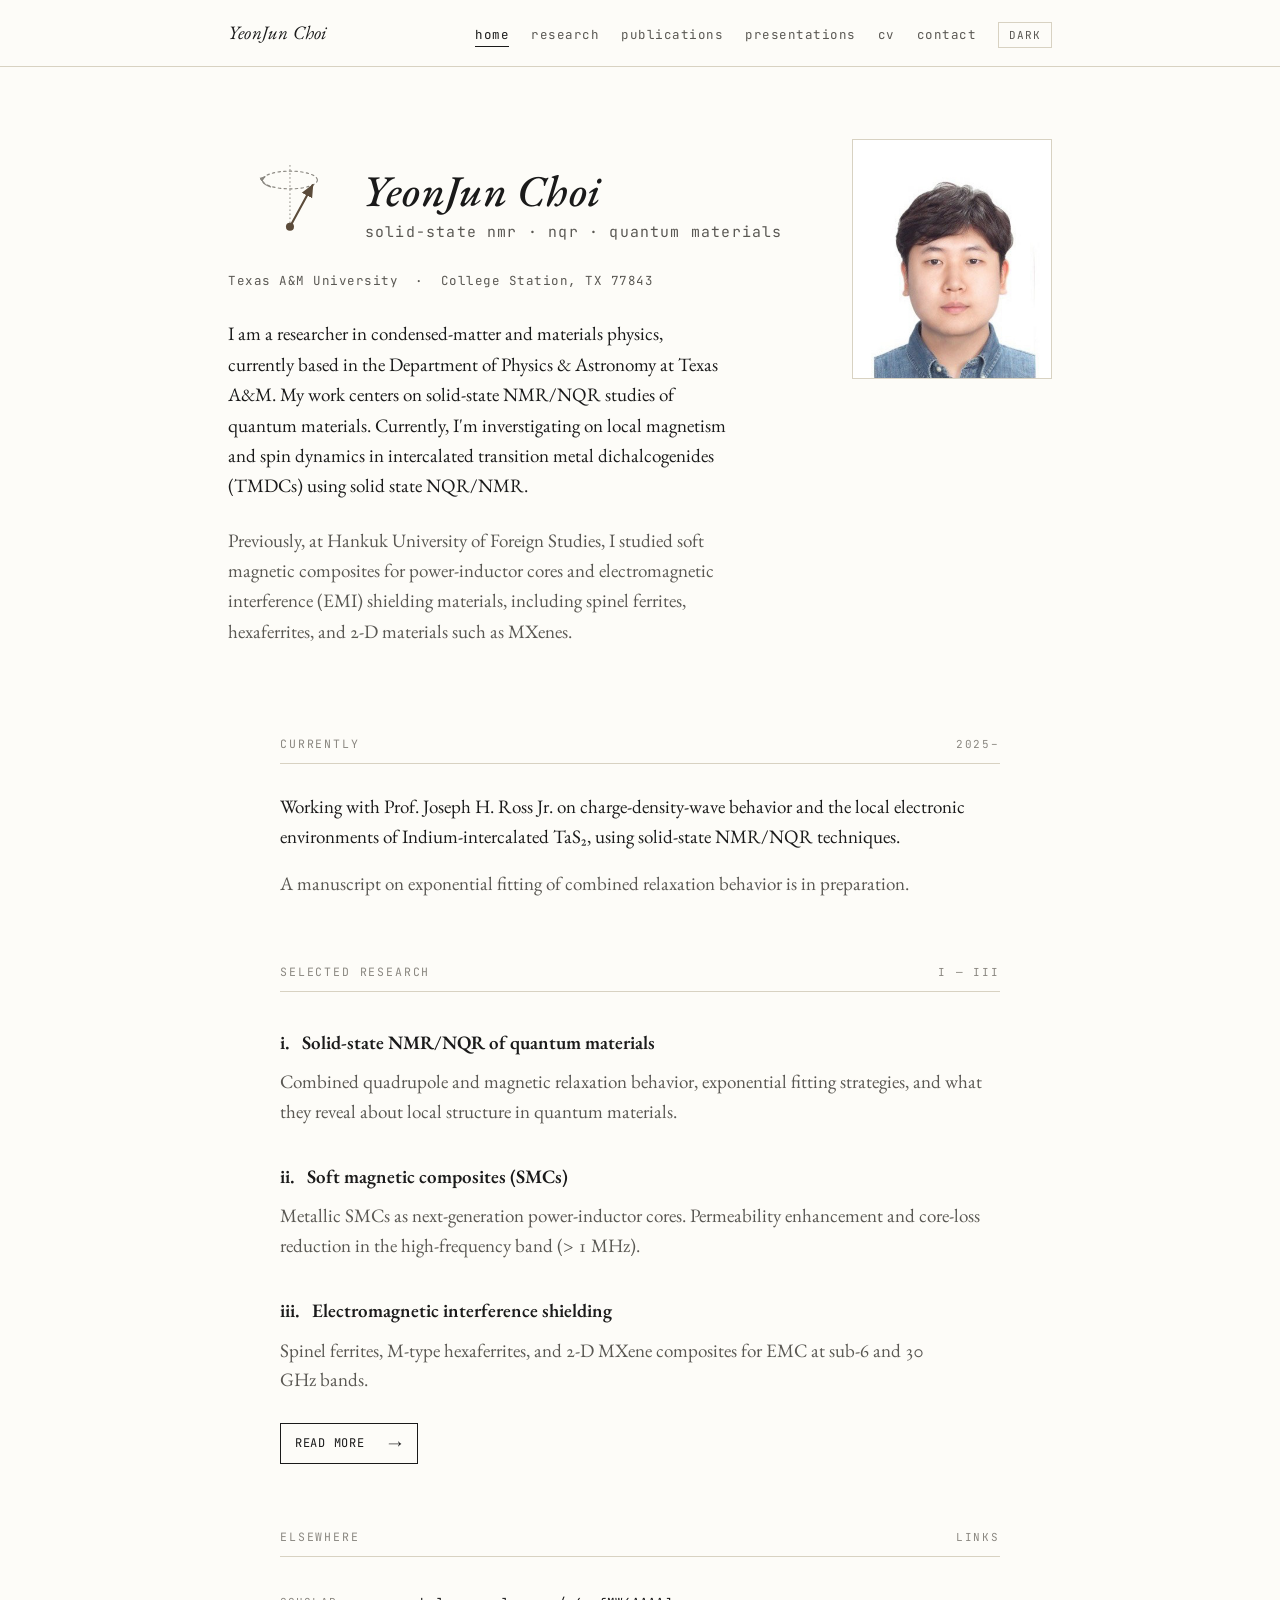
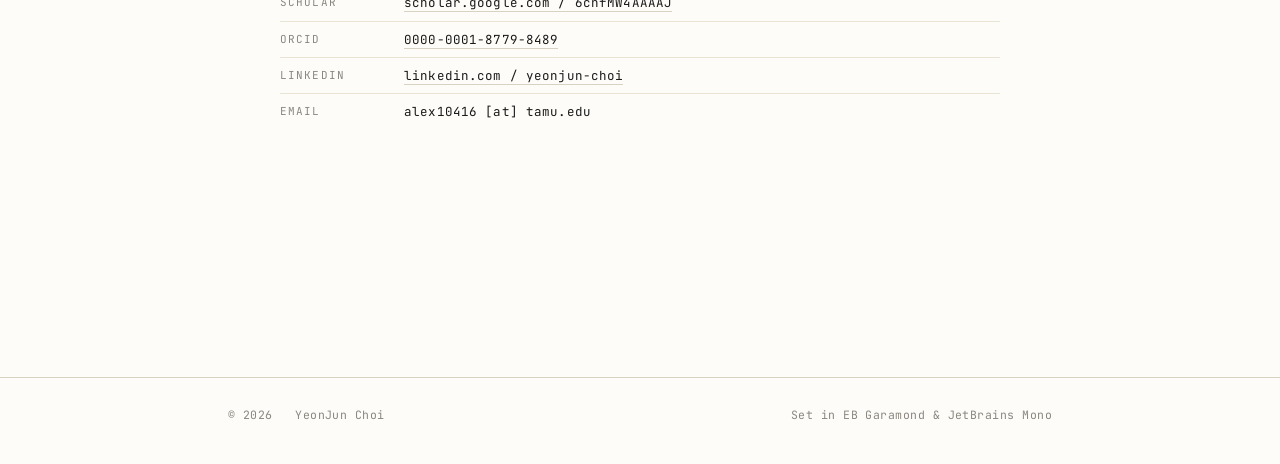
<file: index.html>
<!doctype html>
<html lang="en">
<head>
<meta charset="utf-8">
<meta name="viewport" content="width=device-width, initial-scale=1">
<title>YeonJun Choi</title>
<link rel="preconnect" href="https://fonts.googleapis.com">
<link rel="preconnect" href="https://fonts.gstatic.com" crossorigin>
<link href="https://fonts.googleapis.com/css2?family=EB+Garamond:ital,wght@0,400;0,500;0,600;1,400;1,500&family=JetBrains+Mono:wght@400;500&display=swap" rel="stylesheet">
<link rel="stylesheet" href="site.css">
<script src="site.js"></script>
</head>
<body>

<nav class="nav" data-screen-label="01 Home — Nav">
  <div class="nav__inner">
    <a class="nav__brand" href="index.html">YeonJun Choi</a>
    <div class="nav__links">
      <a class="nav__link" href="index.html">Home</a>
      <a class="nav__link" href="research.html">Research</a>
      <a class="nav__link" href="publications.html">Publications</a>
      <a class="nav__link" href="presentations.html">Presentations</a>
      <a class="nav__link" href="cv.html">CV</a>
      <a class="nav__link" href="contact.html">Contact</a>
      <button class="theme-toggle" aria-label="Toggle theme">Dark</button>
    </div>
  </div>
</nav>

<main class="page" data-screen-label="01 Home">
  <div class="wrap wrap--wide">

    <header class="hero">
      <div>
        <svg class="hero__logo" xmlns="http://www.w3.org/2000/svg" viewBox="0 0 440 96" role="img" aria-label="YeonJun Choi">
          <defs>
            <marker id="tip" viewBox="0 0 10 10" refX="8" refY="5" markerWidth="7" markerHeight="7" orient="auto-start-reverse"><path d="M 0 1 L 9 5 L 0 9 z" fill="var(--accent, #5b4b3a)"></path></marker>
            <marker id="tip-faint" viewBox="0 0 10 10" refX="8" refY="5" markerWidth="6" markerHeight="6" orient="auto-start-reverse"><path d="M 0 1.5 L 9 5 L 0 8.5 z" fill="var(--fg-faint, #8a8780)"></path></marker>
          </defs>
          <g transform="translate(8 8) scale(0.625)">
            <line x1="64" y1="96" x2="64" y2="16" stroke="var(--fg-faint, #8a8780)" stroke-width="1.2" stroke-dasharray="1 4" stroke-linecap="round"></line>
            <ellipse cx="64" cy="38" rx="34" ry="11" fill="none" stroke="var(--fg-faint, #8a8780)" stroke-width="1.4" stroke-dasharray="3 4" stroke-linecap="round"></ellipse>
            <path d="M 40 46.5 A 34 11 0 0 1 33 34" fill="none" stroke="var(--fg-faint, #8a8780)" stroke-width="1.4" stroke-linecap="round" marker-end="url(#tip-faint)"></path>
            <line x1="64" y1="96" x2="92" y2="44.5" stroke="var(--accent, #5b4b3a)" stroke-width="2.6" stroke-linecap="round" marker-end="url(#tip)"></line>
            <circle cx="64" cy="96" r="5" fill="var(--accent, #5b4b3a)"></circle>
          </g>
          <text x="104" y="52" font-family="'EB Garamond', 'Cormorant Garamond', Georgia, 'Times New Roman', serif" font-size="34" font-style="italic" font-weight="500" fill="var(--fg, #1a1a1a)" letter-spacing="0.01em">YeonJun Choi</text>
          <text x="106" y="76" font-family="'JetBrains Mono', ui-monospace, Menlo, Consolas, monospace" font-size="11.5" letter-spacing="0.08em" fill="var(--fg-mute, #5a5853)">solid-state nmr · nqr · quantum materials</text>
        </svg>
        <p class="hero__role">
          Texas A&amp;M University &nbsp;·&nbsp; College Station, TX 77843
        </p>

        <p class="hero__bio">
          I am a researcher in condensed-matter and materials physics, currently
          based in the Department of Physics &amp; Astronomy at Texas A&amp;M.
          My work centers on solid-state NMR/NQR studies of quantum materials.
          Currently, I'm inverstigating on local magnetism and spin dynamics 
          in intercalated transition metal dichalcogenides (TMDCs) using solid state NQR/NMR.
        </p>
        <p class="hero__bio muted">
          Previously, at Hankuk University of Foreign Studies, I studied soft
          magnetic composites for power-inductor cores and electromagnetic
          interference (EMI) shielding materials, including spinel ferrites,
          hexaferrites, and 2-D materials such as MXenes.
        </p>
      </div>

      <div class="hero__portrait">
        <img src="portrait.jpeg" alt="Portrait of YeonJun Choi" style="width: 200px; height: 238px; object-fit: cover">
      </div>
    </header>

    <div class="wrap" style="padding:0">

      <section class="section">
        <div class="section__label">
          <span>Currently</span><span class="num">2025–</span>
        </div>
        <p>
          Working with Prof. Joseph H. Ross Jr. on charge-density-wave behavior
          and the local electronic environments of Indium-intercalated TaS₂,
          using solid-state NMR/NQR techniques.
        </p>
        <p class="muted">
          A manuscript on exponential fitting of combined relaxation behavior
          is in preparation.
        </p>
      </section>

      <section class="section">
        <div class="section__label">
          <span>Selected research</span><span class="num">i — iii</span>
        </div>

        <h3>i. &nbsp; Solid-state NMR/NQR of quantum materials</h3>
        <p class="muted">
          Combined quadrupole and magnetic relaxation behavior, exponential
          fitting strategies, and what they reveal about local structure in
          quantum materials.
        </p>

        <h3>ii. &nbsp; Soft magnetic composites (SMCs)</h3>
        <p class="muted">
          Metallic SMCs as next-generation power-inductor cores. Permeability
          enhancement and core-loss reduction in the high-frequency band
          (&gt; 1 MHz).
        </p>

        <h3>iii. &nbsp; Electromagnetic interference shielding</h3>
        <p class="muted">
          Spinel ferrites, M-type hexaferrites, and 2-D MXene composites for
          EMC at sub-6 and 30 GHz bands.
        </p>

        <p style="margin-top:28px">
          <a class="btn" href="research.html">Read more &nbsp;<span class="arrow">→</span></a>
        </p>
      </section>

      <section class="section">
        <div class="section__label">
          <span>Elsewhere</span><span class="num">links</span>
        </div>
        <ul class="meta">
          <li>
            <span class="meta__key">Scholar</span>
            <span class="meta__val"><a href="https://scholar.google.com/citations?user=6cnfMW4AAAAJ&amp;hl=en&amp;authuser=1">scholar.google.com / 6cnfMW4AAAAJ</a></span>
          </li>
          <li>
            <span class="meta__key">ORCID</span>
            <span class="meta__val"><a href="https://orcid.org/0000-0001-8779-8489">0000-0001-8779-8489</a></span>
          </li>
          <li>
            <span class="meta__key">LinkedIn</span>
            <span class="meta__val"><a href="https://www.linkedin.com/in/yeonjun-choi/">linkedin.com / yeonjun-choi</a></span>
          </li>
          <li>
            <span class="meta__key">Email</span>
            <span class="meta__val">alex10416 [at] tamu.edu</span>
          </li>
        </ul>
      </section>

    </div>
  </div>
</main>

<footer class="foot">
  <div class="foot__inner">
    <span>© <span id="year"></span> &nbsp; YeonJun Choi</span>
    <span>Set in EB Garamond &amp; JetBrains Mono</span>
  </div>
</footer>
<script>document.getElementById("year").textContent=new Date().getFullYear();</script>

</body>
</html>
</file>
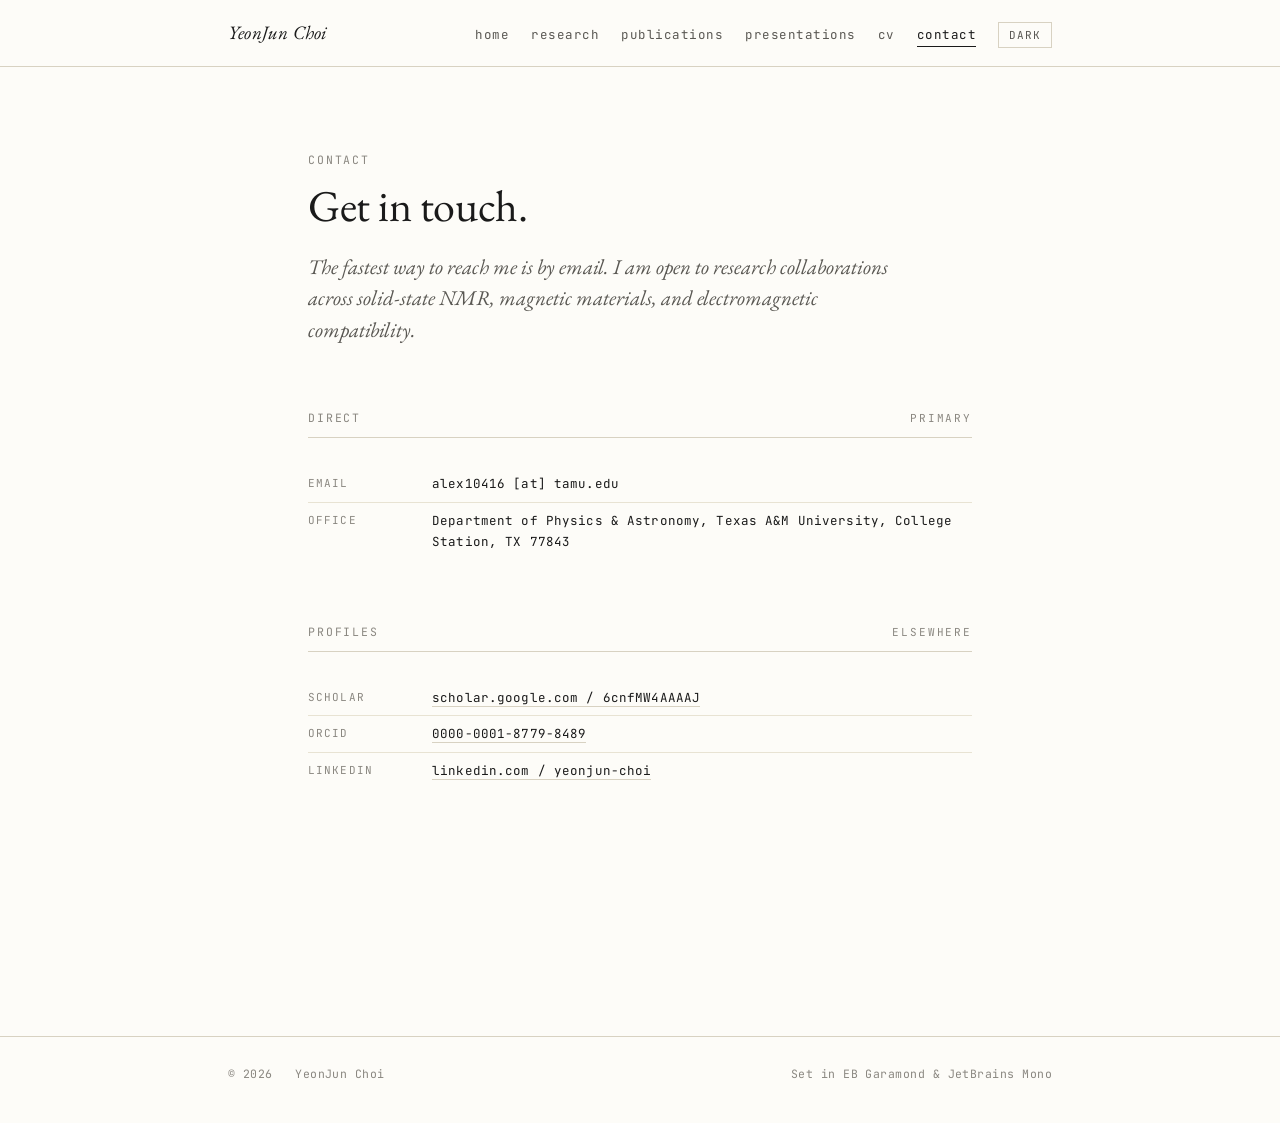
<file: contact.html>
<!doctype html>
<html lang="en">
<head>
<meta charset="utf-8">
<meta name="viewport" content="width=device-width, initial-scale=1">
<title>Contact — YeonJun Choi</title>
<link rel="preconnect" href="https://fonts.googleapis.com">
<link rel="preconnect" href="https://fonts.gstatic.com" crossorigin>
<link href="https://fonts.googleapis.com/css2?family=EB+Garamond:ital,wght@0,400;0,500;0,600;1,400;1,500&family=JetBrains+Mono:wght@400;500&display=swap" rel="stylesheet">
<link rel="stylesheet" href="site.css">
<script src="site.js"></script>
</head>
<body>

<nav class="nav">
  <div class="nav__inner">
    <a class="nav__brand" href="index.html">YeonJun Choi</a>
    <div class="nav__links">
      <a class="nav__link" href="index.html">Home</a>
      <a class="nav__link" href="research.html">Research</a>
      <a class="nav__link" href="publications.html">Publications</a>
      <a class="nav__link" href="presentations.html">Presentations</a>
      <a class="nav__link" href="cv.html">CV</a>
      <a class="nav__link" href="contact.html">Contact</a>
      <button class="theme-toggle" aria-label="Toggle theme">Dark</button>
    </div>
  </div>
</nav>

<main class="page" data-screen-label="06 Contact">
  <div class="wrap">

    <p class="page__eyebrow">Contact</p>
    <h1 class="page__title">Get in touch.</h1>
    <p class="page__lede">
      The fastest way to reach me is by email. I am open to research
      collaborations across solid-state NMR, magnetic materials, and
      electromagnetic compatibility.
    </p>

    <section class="section">
      <div class="section__label">
        <span>Direct</span><span class="num">primary</span>
      </div>
      <ul class="meta">
        <li>
          <span class="meta__key">Email</span>
          <span class="meta__val">alex10416 [at] tamu.edu</span>
        </li>
        <li>
          <span class="meta__key">Office</span>
          <span class="meta__val">Department of Physics &amp; Astronomy, Texas A&amp;M University, College Station, TX 77843</span>
        </li>
      </ul>
    </section>

    <section class="section">
      <div class="section__label">
        <span>Profiles</span><span class="num">elsewhere</span>
      </div>
      <ul class="meta">
        <li>
          <span class="meta__key">Scholar</span>
          <span class="meta__val"><a href="https://scholar.google.com/citations?user=6cnfMW4AAAAJ&amp;hl=en&amp;authuser=1">scholar.google.com / 6cnfMW4AAAAJ</a></span>
        </li>
        <li>
          <span class="meta__key">ORCID</span>
          <span class="meta__val"><a href="https://orcid.org/0000-0001-8779-8489">0000-0001-8779-8489</a></span>
        </li>
        <li>
          <span class="meta__key">LinkedIn</span>
          <span class="meta__val"><a href="https://www.linkedin.com/in/yeonjun-choi/">linkedin.com / yeonjun-choi</a></span>
        </li>
      </ul>
    </section>

  </div>
</main>

<footer class="foot">
  <div class="foot__inner">
    <span>© <span id="year"></span> &nbsp; YeonJun Choi</span>
    <span>Set in EB Garamond &amp; JetBrains Mono</span>
  </div>
</footer>
<script>document.getElementById("year").textContent=new Date().getFullYear();</script>

</body>
</html>
</file>
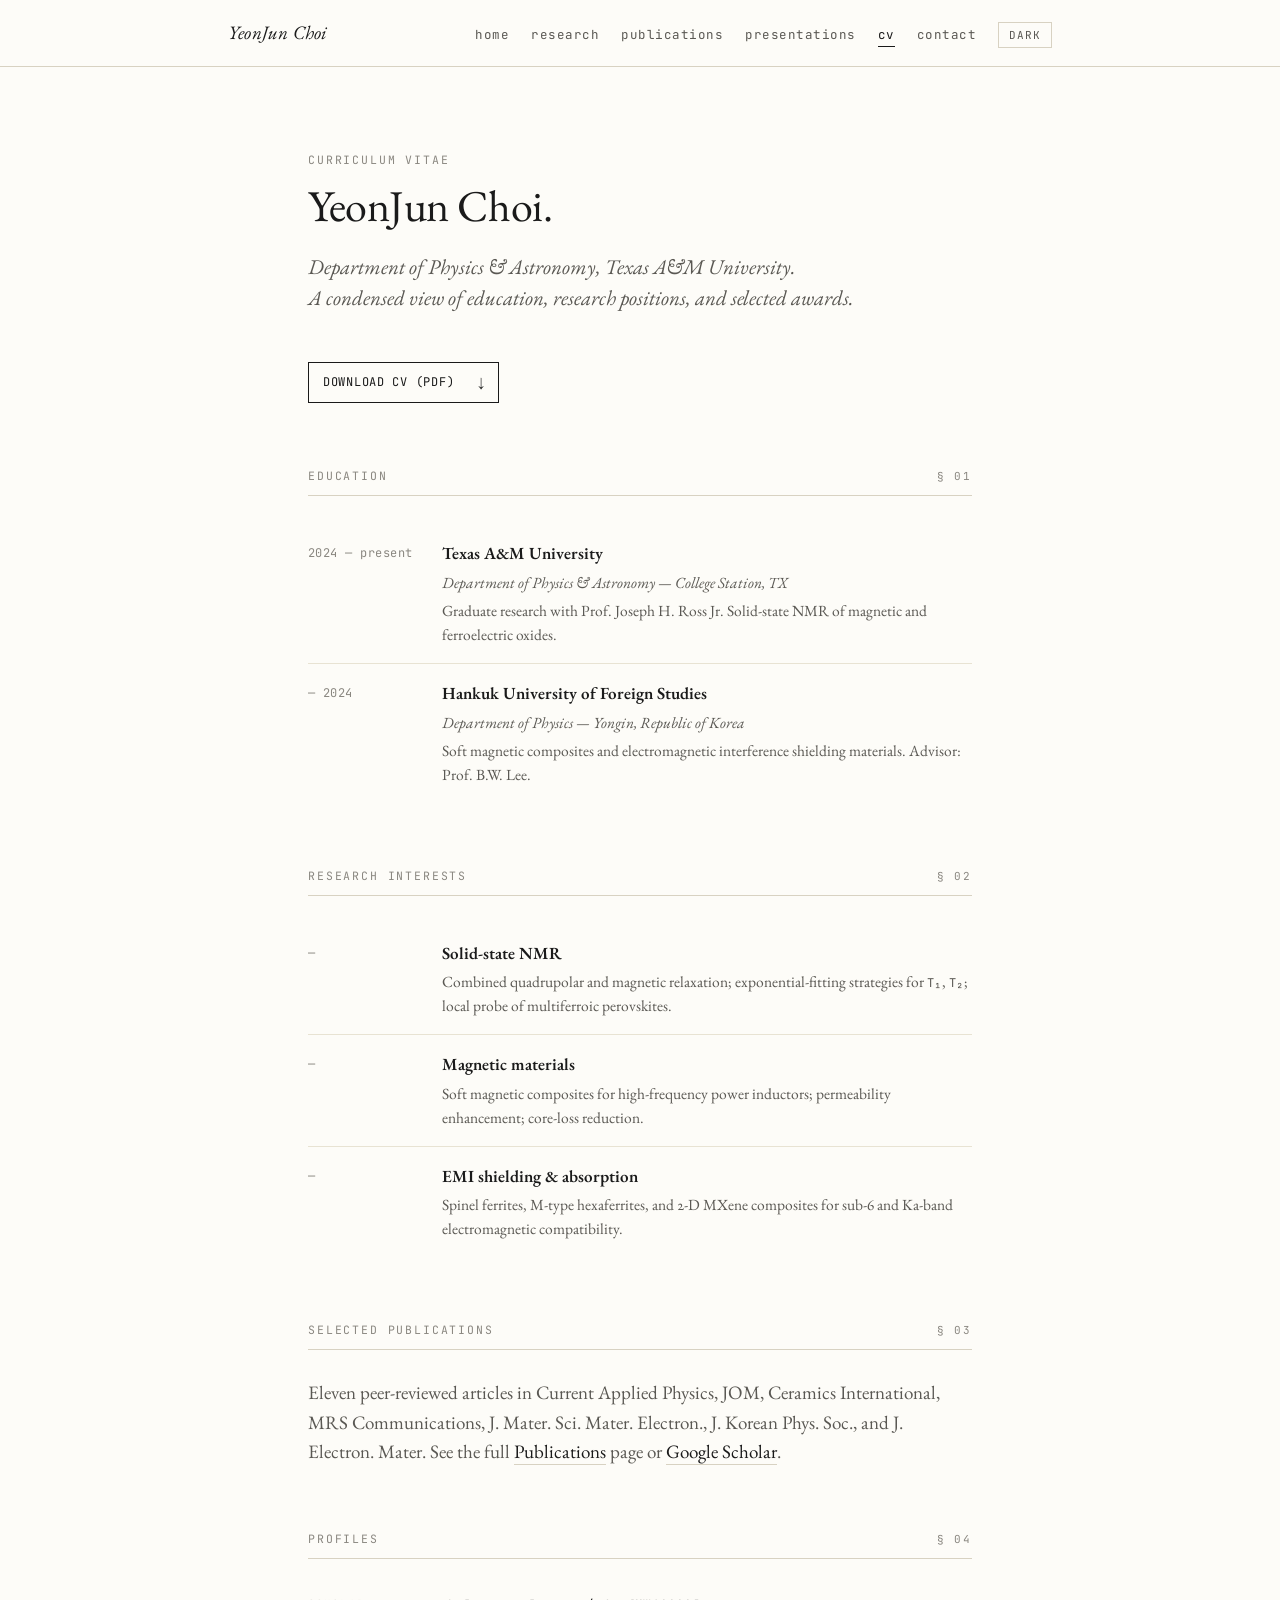
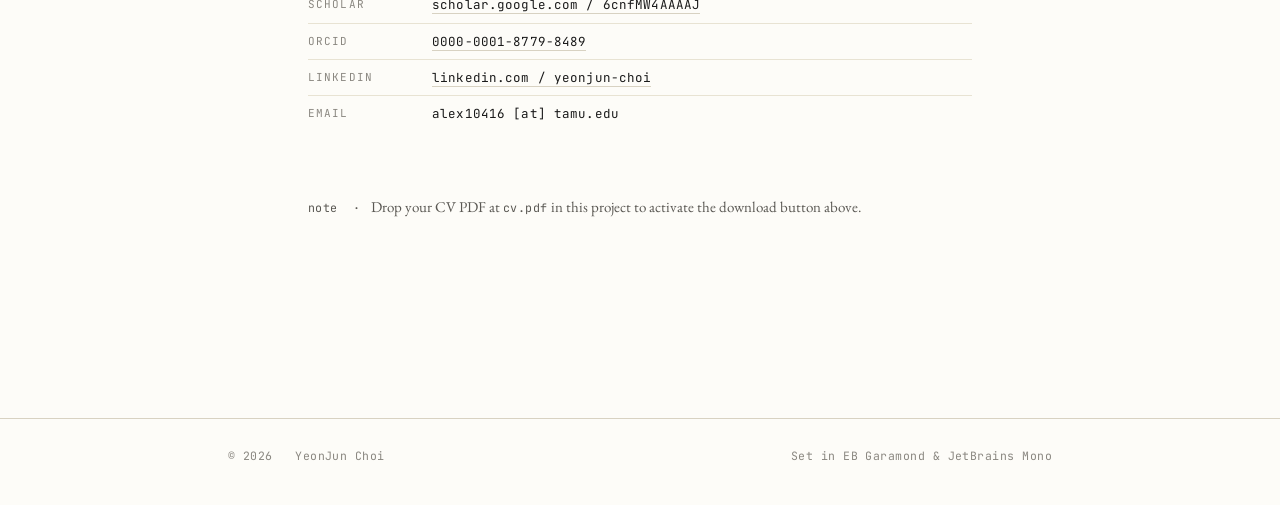
<file: cv.html>
<!doctype html>
<html lang="en">
<head>
<meta charset="utf-8">
<meta name="viewport" content="width=device-width, initial-scale=1">
<title>CV — YeonJun Choi</title>
<link rel="preconnect" href="https://fonts.googleapis.com">
<link rel="preconnect" href="https://fonts.gstatic.com" crossorigin>
<link href="https://fonts.googleapis.com/css2?family=EB+Garamond:ital,wght@0,400;0,500;0,600;1,400;1,500&family=JetBrains+Mono:wght@400;500&display=swap" rel="stylesheet">
<link rel="stylesheet" href="site.css">
<script src="site.js"></script>
</head>
<body>

<nav class="nav">
  <div class="nav__inner">
    <a class="nav__brand" href="index.html">YeonJun Choi</a>
    <div class="nav__links">
      <a class="nav__link" href="index.html">Home</a>
      <a class="nav__link" href="research.html">Research</a>
      <a class="nav__link" href="publications.html">Publications</a>
      <a class="nav__link" href="presentations.html">Presentations</a>
      <a class="nav__link" href="cv.html">CV</a>
      <a class="nav__link" href="contact.html">Contact</a>
      <button class="theme-toggle" aria-label="Toggle theme">Dark</button>
    </div>
  </div>
</nav>

<main class="page" data-screen-label="05 CV">
  <div class="wrap">

    <p class="page__eyebrow">Curriculum Vitae</p>
    <h1 class="page__title">YeonJun Choi.</h1>
    <p class="page__lede">
      Department of Physics &amp; Astronomy, Texas A&amp;M University.<br>
      A condensed view of education, research positions, and selected awards.
    </p>

    <p style="margin-bottom:48px">
      <a class="btn" href="cv.pdf" download>
        Download CV (PDF) &nbsp;<span class="arrow">↓</span>
      </a>
    </p>

    <section class="section">
      <div class="section__label">
        <span>Education</span><span class="num">§ 01</span>
      </div>

      <div class="cv-row">
        <div class="cv-row__year">2024 — present</div>
        <div class="cv-row__main">
          <strong>Texas A&amp;M University</strong>
          <em>Department of Physics &amp; Astronomy — College Station, TX</em>
          <div class="cv-row__detail">
            Graduate research with Prof. Joseph H. Ross Jr. Solid-state NMR
            of magnetic and ferroelectric oxides.
          </div>
        </div>
      </div>

      <div class="cv-row">
        <div class="cv-row__year">— 2024</div>
        <div class="cv-row__main">
          <strong>Hankuk University of Foreign Studies</strong>
          <em>Department of Physics — Yongin, Republic of Korea</em>
          <div class="cv-row__detail">
            Soft magnetic composites and electromagnetic interference shielding
            materials. Advisor: Prof. B.W. Lee.
          </div>
        </div>
      </div>
    </section>

    <section class="section">
      <div class="section__label">
        <span>Research interests</span><span class="num">§ 02</span>
      </div>
      <div class="cv-row">
        <div class="cv-row__year">—</div>
        <div class="cv-row__main">
          <strong>Solid-state NMR</strong>
          <div class="cv-row__detail">
            Combined quadrupolar and magnetic relaxation; exponential-fitting
            strategies for <span class="mono">T₁</span>, <span class="mono">T₂</span>;
            local probe of multiferroic perovskites.
          </div>
        </div>
      </div>
      <div class="cv-row">
        <div class="cv-row__year">—</div>
        <div class="cv-row__main">
          <strong>Magnetic materials</strong>
          <div class="cv-row__detail">
            Soft magnetic composites for high-frequency power inductors;
            permeability enhancement; core-loss reduction.
          </div>
        </div>
      </div>
      <div class="cv-row">
        <div class="cv-row__year">—</div>
        <div class="cv-row__main">
          <strong>EMI shielding &amp; absorption</strong>
          <div class="cv-row__detail">
            Spinel ferrites, M-type hexaferrites, and 2-D MXene composites for
            sub-6 and Ka-band electromagnetic compatibility.
          </div>
        </div>
      </div>
    </section>

    <section class="section">
      <div class="section__label">
        <span>Selected publications</span><span class="num">§ 03</span>
      </div>
      <p class="muted">
        Eleven peer-reviewed articles in Current Applied Physics, JOM,
        Ceramics International, MRS Communications, J. Mater. Sci. Mater.
        Electron., J. Korean Phys. Soc., and J. Electron. Mater.
        See the full <a href="publications.html">Publications</a> page or
        <a href="https://scholar.google.com/citations?user=6cnfMW4AAAAJ&amp;hl=en&amp;authuser=1">Google Scholar</a>.
      </p>
    </section>

    <section class="section">
      <div class="section__label">
        <span>Profiles</span><span class="num">§ 04</span>
      </div>
      <ul class="meta">
        <li>
          <span class="meta__key">Scholar</span>
          <span class="meta__val"><a href="https://scholar.google.com/citations?user=6cnfMW4AAAAJ&amp;hl=en&amp;authuser=1">scholar.google.com / 6cnfMW4AAAAJ</a></span>
        </li>
        <li>
          <span class="meta__key">ORCID</span>
          <span class="meta__val"><a href="https://orcid.org/0000-0001-8779-8489">0000-0001-8779-8489</a></span>
        </li>
        <li>
          <span class="meta__key">LinkedIn</span>
          <span class="meta__val"><a href="https://www.linkedin.com/in/yeonjun-choi/">linkedin.com / yeonjun-choi</a></span>
        </li>
        <li>
          <span class="meta__key">Email</span>
          <span class="meta__val">alex10416 [at] tamu.edu</span>
        </li>
      </ul>
    </section>

    <p class="muted" style="font-size:15px; margin-top:48px">
      <span class="mono">note &nbsp;·&nbsp;</span>
      Drop your CV PDF at <span class="mono">cv.pdf</span> in this project to
      activate the download button above.
    </p>

  </div>
</main>

<footer class="foot">
  <div class="foot__inner">
    <span>© <span id="year"></span> &nbsp; YeonJun Choi</span>
    <span>Set in EB Garamond &amp; JetBrains Mono</span>
  </div>
</footer>
<script>document.getElementById("year").textContent=new Date().getFullYear();</script>

</body>
</html>
</file>
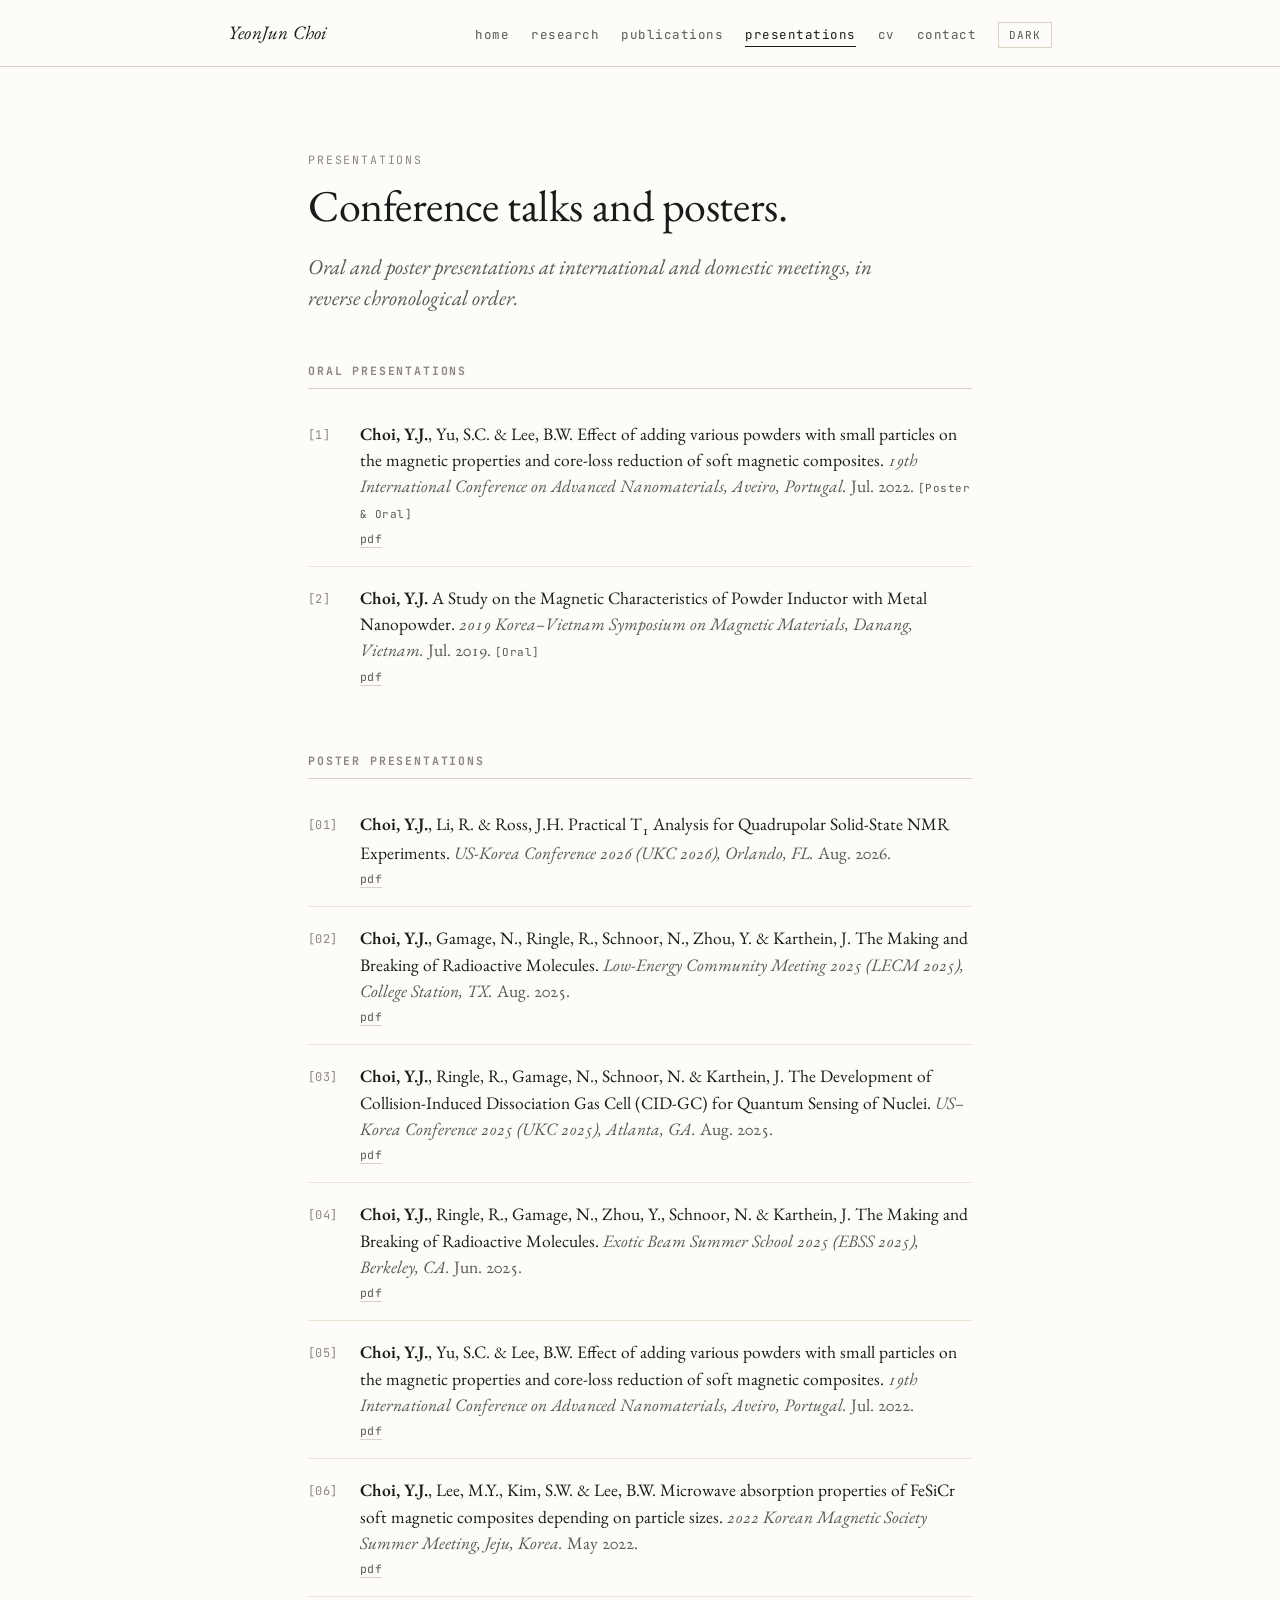
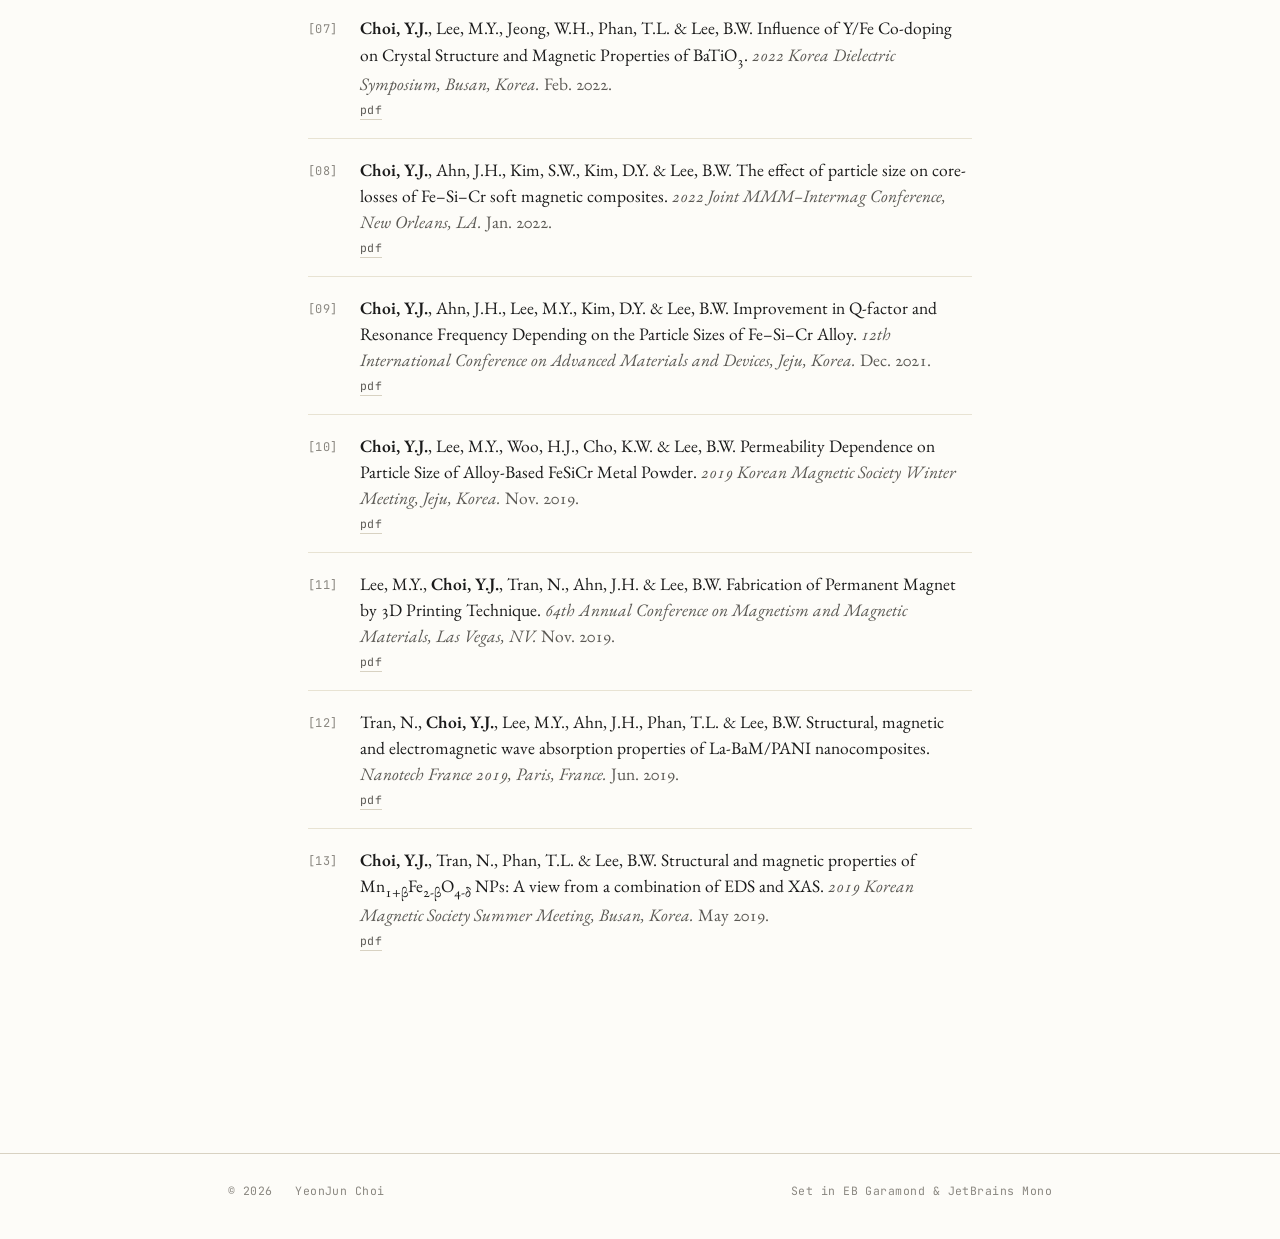
<file: presentations.html>
<!doctype html>
<html lang="en">
<head>
<meta charset="utf-8">
<meta name="viewport" content="width=device-width, initial-scale=1">
<title>Presentations — YeonJun Choi</title>
<link rel="preconnect" href="https://fonts.googleapis.com">
<link rel="preconnect" href="https://fonts.gstatic.com" crossorigin>
<link href="https://fonts.googleapis.com/css2?family=EB+Garamond:ital,wght@0,400;0,500;0,600;1,400;1,500&family=JetBrains+Mono:wght@400;500&display=swap" rel="stylesheet">
<link rel="stylesheet" href="site.css">
<script src="site.js"></script>
</head>
<body>

<nav class="nav">
  <div class="nav__inner">
    <a class="nav__brand" href="index.html">YeonJun Choi</a>
    <div class="nav__links">
      <a class="nav__link" href="index.html">Home</a>
      <a class="nav__link" href="research.html">Research</a>
      <a class="nav__link" href="publications.html">Publications</a>
      <a class="nav__link" href="presentations.html">Presentations</a>
      <a class="nav__link" href="cv.html">CV</a>
      <a class="nav__link" href="contact.html">Contact</a>
      <button class="theme-toggle" aria-label="Toggle theme">Dark</button>
    </div>
  </div>
</nav>

<main class="page" data-screen-label="04 Presentations">
  <div class="wrap">

    <p class="page__eyebrow">Presentations</p>
    <h1 class="page__title">Conference talks and posters.</h1>
    <p class="page__lede">
      Oral and poster presentations at international and domestic meetings,
      in reverse chronological order.
    </p>

    <h2 class="pubs-group">Oral presentations</h2>
    <ol class="pubs">

      <li class="pubs__item">
        <span class="pubs__num">[1]</span>
        <span>
          <span class="pubs__authors"><span class="self">Choi, Y.J.</span>, Yu, S.C. &amp; Lee, B.W.</span>
          <span class="pubs__title"> Effect of adding various powders with small particles on the magnetic properties and core-loss reduction of soft magnetic composites.</span>
          <span class="pubs__venue"> 19th International Conference on Advanced Nanomaterials, Aveiro, Portugal.</span>
          <span class="pubs__year"> Jul. 2022. </span>
          <span class="muted mono" style="font-size:11px">[Poster &amp; Oral]</span>
          <span class="pubs__links">
            <a href="presentations/220728_ANM2022_Presentation_YC.pdf" target="_blank" rel="noopener">pdf</a>
          </span>
        </span>
      </li>

      <li class="pubs__item">
        <span class="pubs__num">[2]</span>
        <span>
          <span class="pubs__authors"><span class="self">Choi, Y.J.</span></span>
          <span class="pubs__title"> A Study on the Magnetic Characteristics of Powder Inductor with Metal Nanopowder.</span>
          <span class="pubs__venue"> 2019 Korea–Vietnam Symposium on Magnetic Materials, Danang, Vietnam.</span>
          <span class="pubs__year"> Jul. 2019. </span>
          <span class="muted mono" style="font-size:11px">[Oral]</span>
          <span class="pubs__links">
            <a href="presentations/190726_Korea-Vietnam-Symposium2019_Presentation_YC.pdf" target="_blank" rel="noopener">pdf</a>
          </span>
        </span>
      </li>

    </ol>

    <h2 class="pubs-group">Poster presentations</h2>
    <ol class="pubs">

        <li class="pubs__item">
        <span class="pubs__num">[01]</span>
        <span>
          <span class="pubs__authors"><span class="self">Choi, Y.J.</span>, Li, R. &amp; Ross, J.H.</span>
          <span class="pubs__title"> Practical T<sub>1</sub> Analysis for Quadrupolar Solid-State NMR Experiments.</span>
          <span class="pubs__venue"> US-Korea Conference 2026 (UKC 2026), Orlando, FL.</span>
          <span class="pubs__year"> Aug. 2026.</span>
          <span class="pubs__links">
            <a href="presentations/260807_UKC2026_Poster_YC.pdf" target="_blank" rel="noopener">pdf</a>
          </span>
        </span>
      </li>

      <li class="pubs__item">
        <span class="pubs__num">[02]</span>
        <span>
          <span class="pubs__authors"><span class="self">Choi, Y.J.</span>, Gamage, N., Ringle, R., Schnoor, N., Zhou, Y. &amp; Karthein, J.</span>
          <span class="pubs__title"> The Making and Breaking of Radioactive Molecules.</span>
          <span class="pubs__venue"> Low-Energy Community Meeting 2025 (LECM 2025), College Station, TX.</span>
          <span class="pubs__year"> Aug. 2025.</span>
          <span class="pubs__links">
            <a href="presentations/250813_LECM2025_Poster_YC.pdf" target="_blank" rel="noopener">pdf</a>
          </span>
        </span>
      </li>

      <li class="pubs__item">
        <span class="pubs__num">[03]</span>
        <span>
          <span class="pubs__authors"><span class="self">Choi, Y.J.</span>, Ringle, R., Gamage, N., Schnoor, N. &amp; Karthein, J.</span>
          <span class="pubs__title"> The Development of Collision-Induced Dissociation Gas Cell (CID-GC) for Quantum Sensing of Nuclei.</span>
          <span class="pubs__venue"> US–Korea Conference 2025 (UKC 2025), Atlanta, GA.</span>
          <span class="pubs__year"> Aug. 2025.</span>
          <span class="pubs__links">
            <a href="presentations/250808_UKC2025_Poster_YC.pdf" target="_blank" rel="noopener">pdf</a>
          </span>
        </span>
      </li>

      <li class="pubs__item">
        <span class="pubs__num">[04]</span>
        <span>
          <span class="pubs__authors"><span class="self">Choi, Y.J.</span>, Ringle, R., Gamage, N., Zhou, Y., Schnoor, N. &amp; Karthein, J.</span>
          <span class="pubs__title"> The Making and Breaking of Radioactive Molecules.</span>
          <span class="pubs__venue"> Exotic Beam Summer School 2025 (EBSS 2025), Berkeley, CA.</span>
          <span class="pubs__year"> Jun. 2025.</span>
          <span class="pubs__links">
            <a href="presentations/250623_EBSS2025_Poster_YC.pdf" target="_blank" rel="noopener">pdf</a>
          </span>
        </span>
      </li>

      <li class="pubs__item">
        <span class="pubs__num">[05]</span>
        <span>
          <span class="pubs__authors"><span class="self">Choi, Y.J.</span>, Yu, S.C. &amp; Lee, B.W.</span>
          <span class="pubs__title"> Effect of adding various powders with small particles on the magnetic properties and core-loss reduction of soft magnetic composites.</span>
          <span class="pubs__venue"> 19th International Conference on Advanced Nanomaterials, Aveiro, Portugal.</span>
          <span class="pubs__year"> Jul. 2022.</span>
          <span class="pubs__links">
            <a href="presentations/220728_ANM2022_Presentation_YC.pdf" target="_blank" rel="noopener">pdf</a>
          </span>
        </span>
      </li>

      <li class="pubs__item">
        <span class="pubs__num">[06]</span>
        <span>
          <span class="pubs__authors"><span class="self">Choi, Y.J.</span>, Lee, M.Y., Kim, S.W. &amp; Lee, B.W.</span>
          <span class="pubs__title"> Microwave absorption properties of FeSiCr soft magnetic composites depending on particle sizes.</span>
          <span class="pubs__venue"> 2022 Korean Magnetic Society Summer Meeting, Jeju, Korea.</span>
          <span class="pubs__year"> May 2022.</span>
          <span class="pubs__links">
            <a href="presentations/220525_KMS-Summer2022_Poster_YC.pdf" target="_blank" rel="noopener">pdf</a>
          </span>
        </span>
      </li>

      <li class="pubs__item">
        <span class="pubs__num">[07]</span>
        <span>
          <span class="pubs__authors"><span class="self">Choi, Y.J.</span>, Lee, M.Y., Jeong, W.H., Phan, T.L. &amp; Lee, B.W.</span>
          <span class="pubs__title"> Influence of Y/Fe Co-doping on Crystal Structure and Magnetic Properties of BaTiO<sub>3</sub>.</span>
          <span class="pubs__venue"> 2022 Korea Dielectric Symposium, Busan, Korea.</span>
          <span class="pubs__year"> Feb. 2022.</span>
          <span class="pubs__links">
            <a href="presentations/220213_KDS2022_Poster_YC.pdf" target="_blank" rel="noopener">pdf</a>
          </span>
        </span>
      </li>

      <li class="pubs__item">
        <span class="pubs__num">[08]</span>
        <span>
          <span class="pubs__authors"><span class="self">Choi, Y.J.</span>, Ahn, J.H., Kim, S.W., Kim, D.Y. &amp; Lee, B.W.</span>
          <span class="pubs__title"> The effect of particle size on core-losses of Fe–Si–Cr soft magnetic composites.</span>
          <span class="pubs__venue"> 2022 Joint MMM–Intermag Conference, New Orleans, LA.</span>
          <span class="pubs__year"> Jan. 2022.</span>
          <span class="pubs__links">
            <a href="presentations/220110_MMM-Intermag2022_Poster_YC.pdf" target="_blank" rel="noopener">pdf</a>
          </span>
        </span>
      </li>

      <li class="pubs__item">
        <span class="pubs__num">[09]</span>
        <span>
          <span class="pubs__authors"><span class="self">Choi, Y.J.</span>, Ahn, J.H., Lee, M.Y., Kim, D.Y. &amp; Lee, B.W.</span>
          <span class="pubs__title"> Improvement in Q-factor and Resonance Frequency Depending on the Particle Sizes of Fe–Si–Cr Alloy.</span>
          <span class="pubs__venue"> 12th International Conference on Advanced Materials and Devices, Jeju, Korea.</span>
          <span class="pubs__year"> Dec. 2021.</span>
          <span class="pubs__links">
            <a href="presentations/211208_ICAMD2021_Poster_YC.pdf" target="_blank" rel="noopener">pdf</a>
          </span>
        </span>
      </li>

      <li class="pubs__item">
        <span class="pubs__num">[10]</span>
        <span>
          <span class="pubs__authors"><span class="self">Choi, Y.J.</span>, Lee, M.Y., Woo, H.J., Cho, K.W. &amp; Lee, B.W.</span>
          <span class="pubs__title"> Permeability Dependence on Particle Size of Alloy-Based FeSiCr Metal Powder.</span>
          <span class="pubs__venue"> 2019 Korean Magnetic Society Winter Meeting, Jeju, Korea.</span>
          <span class="pubs__year"> Nov. 2019.</span>
          <span class="pubs__links">
            <a href="presentations/191121_KMS-Winter2019_Poster_YC.pdf" target="_blank" rel="noopener">pdf</a>
          </span>
        </span>
      </li>

      <li class="pubs__item">
        <span class="pubs__num">[11]</span>
        <span>
          <span class="pubs__authors">Lee, M.Y., <span class="self">Choi, Y.J.</span>, Tran, N., Ahn, J.H. &amp; Lee, B.W.</span>
          <span class="pubs__title"> Fabrication of Permanent Magnet by 3D Printing Technique.</span>
          <span class="pubs__venue"> 64th Annual Conference on Magnetism and Magnetic Materials, Las Vegas, NV.</span>
          <span class="pubs__year"> Nov. 2019.</span>
          <span class="pubs__links">
            <a href="presentations/191105_MMM2019_Poster_ML.pdf" target="_blank" rel="noopener">pdf</a>
          </span>
        </span>
      </li>

      <li class="pubs__item">
        <span class="pubs__num">[12]</span>
        <span>
          <span class="pubs__authors">Tran, N., <span class="self">Choi, Y.J.</span>, Lee, M.Y., Ahn, J.H., Phan, T.L. &amp; Lee, B.W.</span>
          <span class="pubs__title"> Structural, magnetic and electromagnetic wave absorption properties of La-BaM/PANI nanocomposites.</span>
          <span class="pubs__venue"> Nanotech France 2019, Paris, France.</span>
          <span class="pubs__year"> Jun. 2019.</span>
          <span class="pubs__links">
            <a href="presentations/190626_Nanotech-France2019_Poster_YC.pdf" target="_blank" rel="noopener">pdf</a>
          </span>
        </span>
      </li>

      <li class="pubs__item">
        <span class="pubs__num">[13]</span>
        <span>
          <span class="pubs__authors"><span class="self">Choi, Y.J.</span>, Tran, N., Phan, T.L. &amp; Lee, B.W.</span>
          <span class="pubs__title"> Structural and magnetic properties of Mn<sub>1+β</sub>Fe<sub>2-β</sub>O<sub>4-δ</sub> NPs: A view from a combination of EDS and XAS.</span>
          <span class="pubs__venue"> 2019 Korean Magnetic Society Summer Meeting, Busan, Korea.</span>
          <span class="pubs__year"> May 2019.</span>
          <span class="pubs__links">
            <a href="presentations/190522_KMS-Summer2019_Poster_YC.pdf" target="_blank" rel="noopener">pdf</a>
          </span>
        </span>
      </li>

    </ol>

  </div>
</main>

<footer class="foot">
  <div class="foot__inner">
    <span>© <span id="year"></span> &nbsp; YeonJun Choi</span>
    <span>Set in EB Garamond &amp; JetBrains Mono</span>
  </div>
</footer>
<script>document.getElementById("year").textContent=new Date().getFullYear();</script>

</body>
</html>
</file>
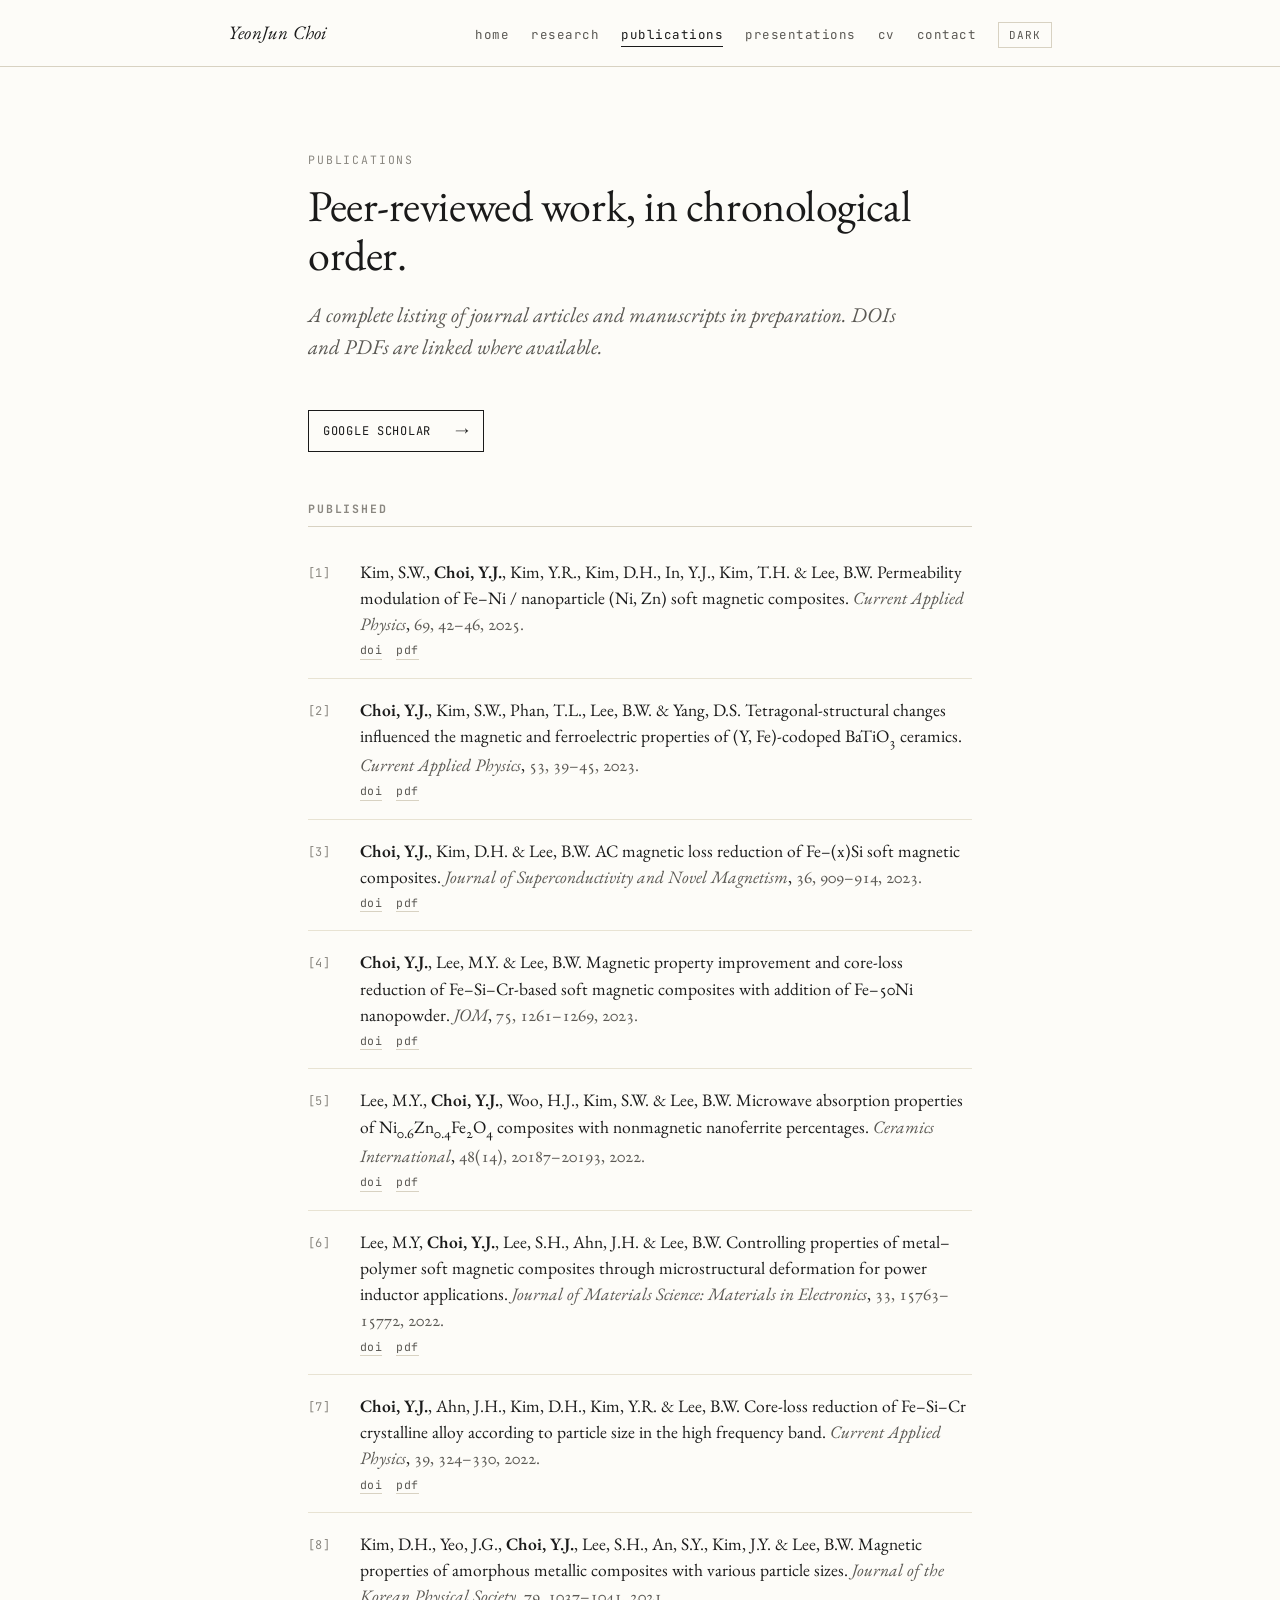
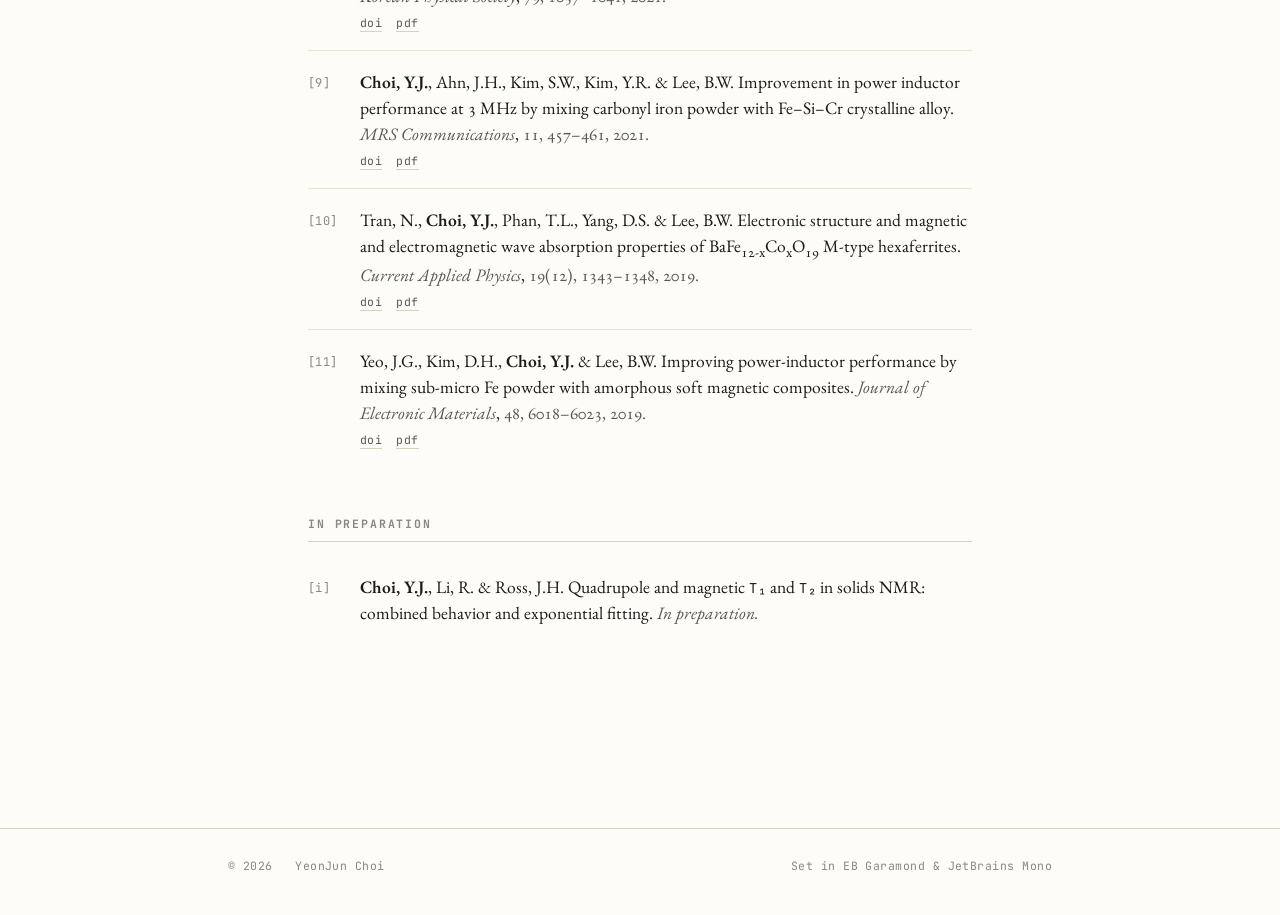
<file: publications.html>
<!doctype html>
<html lang="en">
<head>
<meta charset="utf-8">
<meta name="viewport" content="width=device-width, initial-scale=1">
<title>Publications — YeonJun Choi</title>
<link rel="preconnect" href="https://fonts.googleapis.com">
<link rel="preconnect" href="https://fonts.gstatic.com" crossorigin>
<link href="https://fonts.googleapis.com/css2?family=EB+Garamond:ital,wght@0,400;0,500;0,600;1,400;1,500&family=JetBrains+Mono:wght@400;500&display=swap" rel="stylesheet">
<link rel="stylesheet" href="site.css">
<script src="site.js"></script>
</head>
<body>

<nav class="nav">
  <div class="nav__inner">
    <a class="nav__brand" href="index.html">YeonJun Choi</a>
    <div class="nav__links">
      <a class="nav__link" href="index.html">Home</a>
      <a class="nav__link" href="research.html">Research</a>
      <a class="nav__link" href="publications.html">Publications</a>
      <a class="nav__link" href="presentations.html">Presentations</a>
      <a class="nav__link" href="cv.html">CV</a>
      <a class="nav__link" href="contact.html">Contact</a>
      <button class="theme-toggle" aria-label="Toggle theme">Dark</button>
    </div>
  </div>
</nav>

<main class="page" data-screen-label="03 Publications">
  <div class="wrap">

    <p class="page__eyebrow">Publications</p>
    <h1 class="page__title">Peer-reviewed work, in chronological order.</h1>
    <p class="page__lede">
      A complete listing of journal articles and manuscripts in preparation.
      DOIs and PDFs are linked where available.
    </p>

    <p style="margin-bottom:36px">
      <a class="btn" href="https://scholar.google.com/citations?user=6cnfMW4AAAAJ&amp;hl=en&amp;authuser=1">
        Google Scholar &nbsp;<span class="arrow">→</span>
      </a>
    </p>

    <h2 class="pubs-group">Published</h2>

    <ol class="pubs">

      <li class="pubs__item">
        <span class="pubs__num">[1]</span>
        <span>
          <span class="pubs__authors">Kim, S.W., <span class="self">Choi, Y.J.</span>, Kim, Y.R., Kim, D.H., In, Y.J., Kim, T.H. &amp; Lee, B.W.</span>
          <span class="pubs__title"> Permeability modulation of Fe–Ni / nanoparticle (Ni, Zn) soft magnetic composites.</span>
          <span class="pubs__venue">Current Applied Physics</span>,
          <span class="pubs__year">69, 42–46, 2025.</span>
          <span class="pubs__links">
            <a href="https://doi.org/10.1016/j.cap.2024.10.016">doi</a>
            <a href="papers/11_Curr_Appl_Phys_2025.pdf" target="_blank" rel="noopener">pdf</a>
          </span>
        </span>
      </li>

      <li class="pubs__item">
        <span class="pubs__num">[2]</span>
        <span>
          <span class="pubs__authors"><span class="self">Choi, Y.J.</span>, Kim, S.W., Phan, T.L., Lee, B.W. &amp; Yang, D.S.</span>
          <span class="pubs__title"> Tetragonal-structural changes influenced the magnetic and ferroelectric properties of (Y, Fe)-codoped BaTiO<sub>3</sub> ceramics.</span>
          <span class="pubs__venue">Current Applied Physics</span>,
          <span class="pubs__year">53, 39–45, 2023.</span>
          <span class="pubs__links">
            <a href="https://doi.org/10.1016/j.cap.2023.06.002">doi</a>
            <a href="papers/10_Curr_Appl_Phys_2023.pdf" target="_blank" rel="noopener">pdf</a>
          </span>
        </span>
      </li>

      <li class="pubs__item">
        <span class="pubs__num">[3]</span>
        <span>
          <span class="pubs__authors"><span class="self">Choi, Y.J.</span>, Kim, D.H. &amp; Lee, B.W.</span>
          <span class="pubs__title"> AC magnetic loss reduction of Fe–(x)Si soft magnetic composites.</span>
          <span class="pubs__venue">Journal of Superconductivity and Novel Magnetism</span>,
          <span class="pubs__year">36, 909–914, 2023.</span>
          <span class="pubs__links">
            <a href="https://doi.org/10.1007/s10948-023-06512-9">doi</a>
            <a href="papers/08_J_Supercon_Nov_Magn_2023.pdf" target="_blank" rel="noopener">pdf</a>
          </span>
        </span>
      </li>

      <li class="pubs__item">
        <span class="pubs__num">[4]</span>
        <span>
          <span class="pubs__authors"><span class="self">Choi, Y.J.</span>, Lee, M.Y. &amp; Lee, B.W.</span>
          <span class="pubs__title"> Magnetic property improvement and core-loss reduction of Fe–Si–Cr-based soft magnetic composites with addition of Fe–50Ni nanopowder.</span>
          <span class="pubs__venue">JOM</span>,
          <span class="pubs__year">75, 1261–1269, 2023.</span>
          <span class="pubs__links">
            <a href="https://doi.org/10.1007/s11837-022-05650-0">doi</a>
            <a href="papers/09_JOM_2023.pdf" target="_blank" rel="noopener">pdf</a>
          </span>
        </span>
      </li>

      <li class="pubs__item">
        <span class="pubs__num">[5]</span>
        <span>
          <span class="pubs__authors">Lee, M.Y., <span class="self">Choi, Y.J.</span>, Woo, H.J., Kim, S.W. &amp; Lee, B.W.</span>
          <span class="pubs__title"> Microwave absorption properties of Ni<sub>0.6</sub>Zn<sub>0.4</sub>Fe<sub>2</sub>O<sub>4</sub> composites with nonmagnetic nanoferrite percentages.</span>
          <span class="pubs__venue">Ceramics International</span>,
          <span class="pubs__year">48(14), 20187–20193, 2022.</span>
          <span class="pubs__links">
            <a href="https://doi.org/10.1016/j.ceramint.2022.03.297">doi</a>
            <a href="papers/07_Ceram_Int_2022.pdf" target="_blank" rel="noopener">pdf</a>
          </span>
        </span>
      </li>

      <li class="pubs__item">
        <span class="pubs__num">[6]</span>
        <span>
          <span class="pubs__authors">Lee, M.Y, <span class="self">Choi, Y.J.</span>, Lee, S.H., Ahn, J.H. &amp; Lee, B.W.</span>
          <span class="pubs__title"> Controlling properties of metal–polymer soft magnetic composites through microstructural deformation for power inductor applications.</span>
          <span class="pubs__venue">Journal of Materials Science: Materials in Electronics</span>,
          <span class="pubs__year">33, 15763–15772, 2022.</span>
          <span class="pubs__links">
            <a href="https://doi.org/10.1007/s10854-022-08478-1">doi</a>
            <a href="papers/06_J_Mater_Sci_Mater_Electron_2022.pdf" target="_blank" rel="noopener">pdf</a>
          </span>
        </span>
      </li>

      <li class="pubs__item">
        <span class="pubs__num">[7]</span>
        <span>
          <span class="pubs__authors"><span class="self">Choi, Y.J.</span>, Ahn, J.H., Kim, D.H., Kim, Y.R. &amp; Lee, B.W.</span>
          <span class="pubs__title"> Core-loss reduction of Fe–Si–Cr crystalline alloy according to particle size in the high frequency band.</span>
          <span class="pubs__venue">Current Applied Physics</span>,
          <span class="pubs__year">39, 324–330, 2022.</span>
          <span class="pubs__links">
            <a href="https://doi.org/10.1016/j.cap.2022.05.021">doi</a>
            <a href="papers/05_Curr_Appl_Phys_2022.pdf" target="_blank" rel="noopener">pdf</a>
          </span>
        </span>
      </li>

      <li class="pubs__item">
        <span class="pubs__num">[8]</span>
        <span>
          <span class="pubs__authors">Kim, D.H., Yeo, J.G., <span class="self">Choi, Y.J.</span>, Lee, S.H., An, S.Y., Kim, J.Y. &amp; Lee, B.W.</span>
          <span class="pubs__title"> Magnetic properties of amorphous metallic composites with various particle sizes.</span>
          <span class="pubs__venue">Journal of the Korean Physical Society</span>,
          <span class="pubs__year">79, 1037–1041, 2021.</span>
          <span class="pubs__links">
            <a href="https://doi.org/10.1007/s40042-021-00309-6">doi</a>
            <a href="papers/04_J_Kor_Phys_Soc_2021.pdf" target="_blank" rel="noopener">pdf</a>
          </span>
        </span>
      </li>

      <li class="pubs__item">
        <span class="pubs__num">[9]</span>
        <span>
          <span class="pubs__authors"><span class="self">Choi, Y.J.</span>, Ahn, J.H., Kim, S.W., Kim, Y.R. &amp; Lee, B.W.</span>
          <span class="pubs__title"> Improvement in power inductor performance at 3 MHz by mixing carbonyl iron powder with Fe–Si–Cr crystalline alloy.</span>
          <span class="pubs__venue">MRS Communications</span>,
          <span class="pubs__year">11, 457–461, 2021.</span>
          <span class="pubs__links">
            <a href="https://doi.org/10.1557/s43579-021-00055-7">doi</a>
            <a href="papers/03_MRS_Commun_2021.pdf" target="_blank" rel="noopener">pdf</a>
          </span>
        </span>
      </li>

      <li class="pubs__item">
        <span class="pubs__num">[10]</span>
        <span>
          <span class="pubs__authors">Tran, N., <span class="self">Choi, Y.J.</span>, Phan, T.L., Yang, D.S. &amp; Lee, B.W.</span>
          <span class="pubs__title"> Electronic structure and magnetic and electromagnetic wave absorption properties of BaFe<sub>12-x</sub>Co<sub>x</sub>O<sub>19</sub> M-type hexaferrites.</span>
          <span class="pubs__venue">Current Applied Physics</span>,
          <span class="pubs__year">19(12), 1343–1348, 2019.</span>
          <span class="pubs__links">
            <a href="https://doi.org/10.1016/j.cap.2019.08.023">doi</a>
            <a href="papers/02_Curr_Appl_Phys_2019.pdf" target="_blank" rel="noopener">pdf</a>
          </span>
        </span>
      </li>

      <li class="pubs__item">
        <span class="pubs__num">[11]</span>
        <span>
          <span class="pubs__authors">Yeo, J.G., Kim, D.H., <span class="self">Choi, Y.J.</span> &amp; Lee, B.W.</span>
          <span class="pubs__title"> Improving power-inductor performance by mixing sub-micro Fe powder with amorphous soft magnetic composites.</span>
          <span class="pubs__venue">Journal of Electronic Materials</span>,
          <span class="pubs__year">48, 6018–6023, 2019.</span>
          <span class="pubs__links">
            <a href="https://doi.org/10.1007/s11664-019-07381-6">doi</a>
            <a href="papers/01_J_Electron_Mater_2019.pdf" target="_blank" rel="noopener">pdf</a>
          </span>
        </span>
      </li>

    </ol>

    <h2 class="pubs-group">In preparation</h2>

    <ol class="pubs">
      <li class="pubs__item">
        <span class="pubs__num">[i]</span>
        <span>
          <span class="pubs__authors"><span class="self">Choi, Y.J.</span>, Li, R. &amp; Ross, J.H.</span>
          <span class="pubs__title"> Quadrupole and magnetic <span class="mono">T₁</span> and <span class="mono">T₂</span> in solids NMR: combined behavior and exponential fitting.</span>
          <span class="pubs__venue">In preparation.</span>
        </span>
      </li>
    </ol>

  </div>
</main>

<footer class="foot">
  <div class="foot__inner">
    <span>© <span id="year"></span> &nbsp; YeonJun Choi</span>
    <span>Set in EB Garamond &amp; JetBrains Mono</span>
  </div>
</footer>
<script>document.getElementById("year").textContent=new Date().getFullYear();</script>

</body>
</html>
</file>
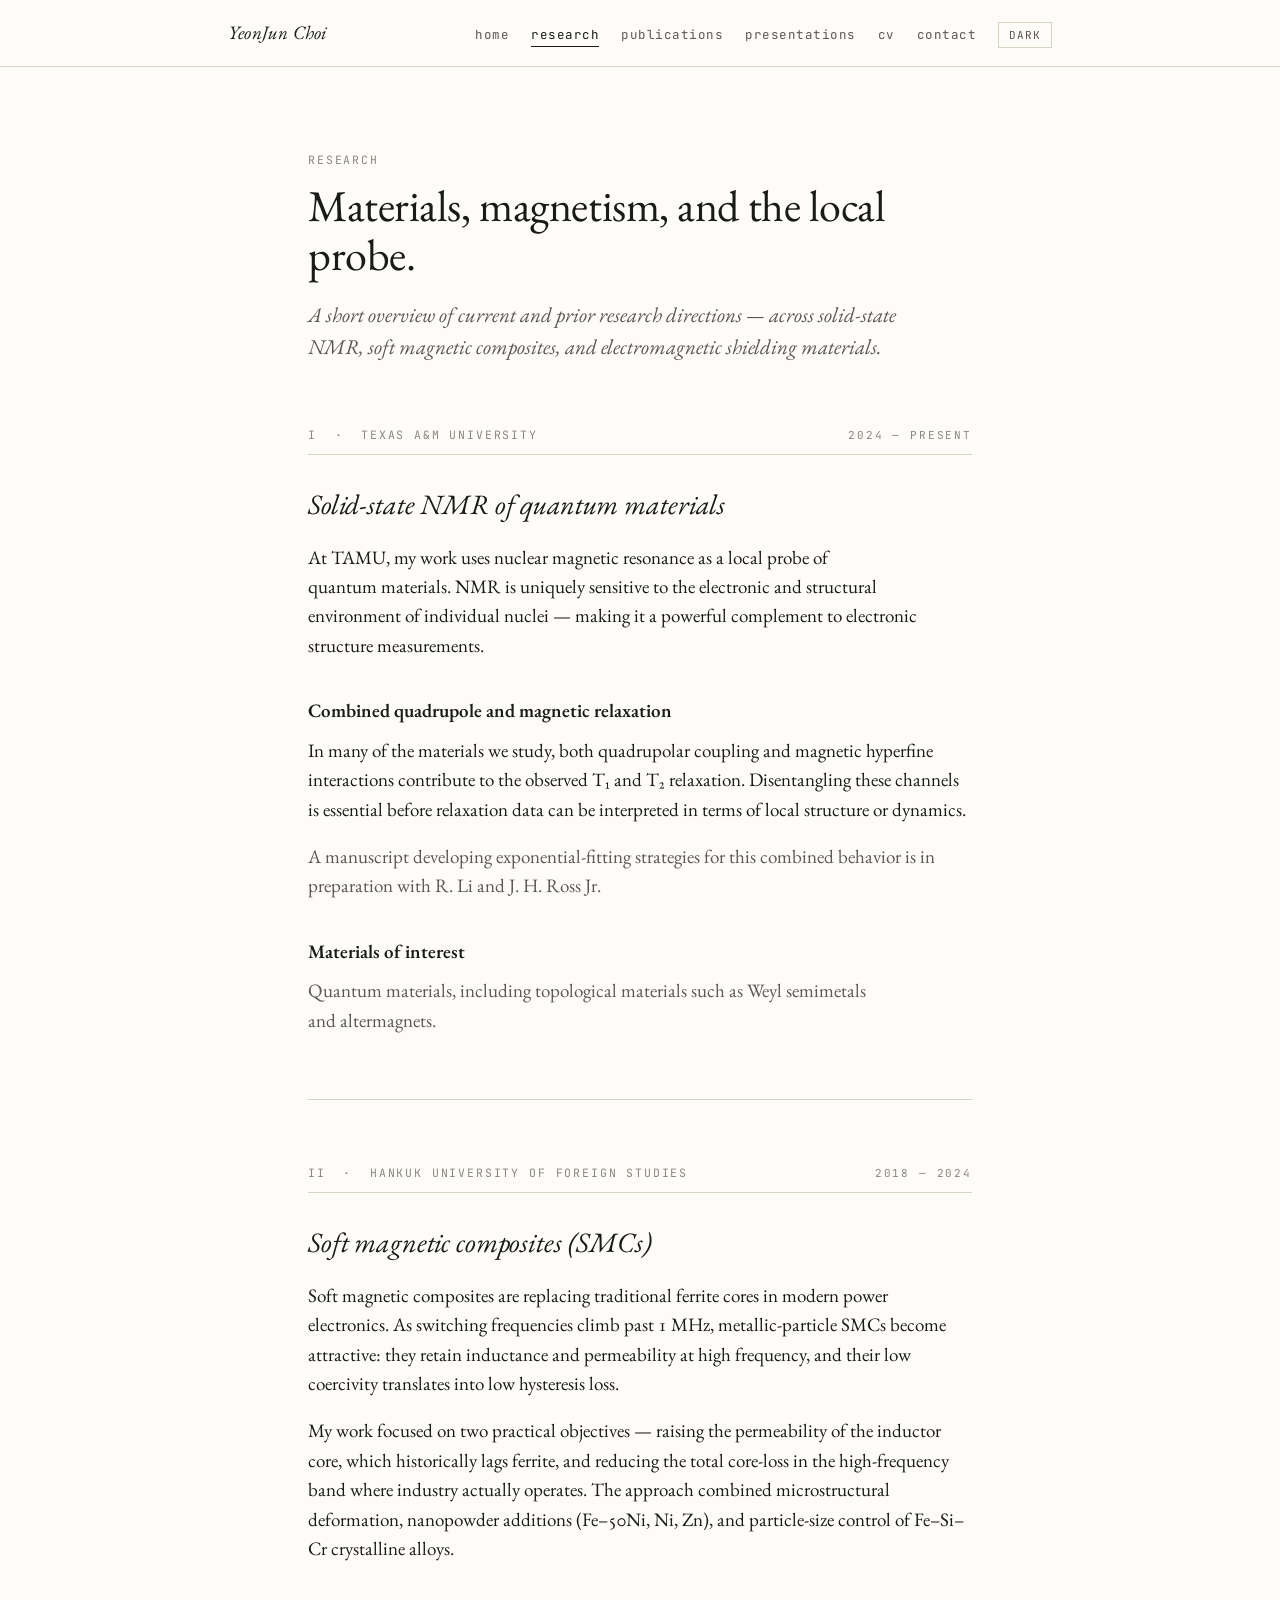
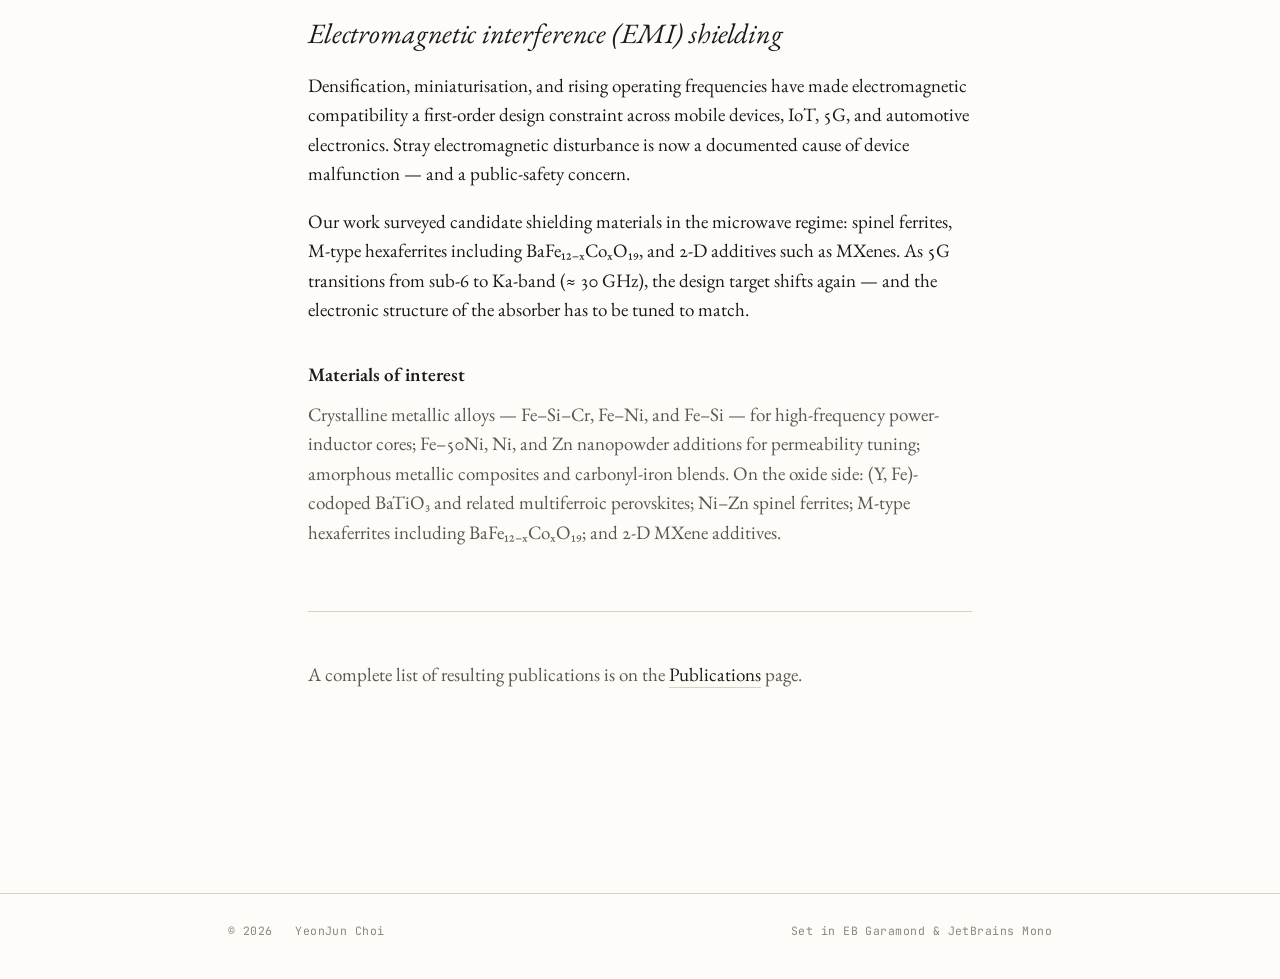
<file: research.html>
<!doctype html>
<html lang="en">
<head>
<meta charset="utf-8">
<meta name="viewport" content="width=device-width, initial-scale=1">
<title>Research — YeonJun Choi</title>
<link rel="preconnect" href="https://fonts.googleapis.com">
<link rel="preconnect" href="https://fonts.gstatic.com" crossorigin>
<link href="https://fonts.googleapis.com/css2?family=EB+Garamond:ital,wght@0,400;0,500;0,600;1,400;1,500&family=JetBrains+Mono:wght@400;500&display=swap" rel="stylesheet">
<link rel="stylesheet" href="site.css">
<script src="site.js"></script>
</head>
<body>

<nav class="nav">
  <div class="nav__inner">
    <a class="nav__brand" href="index.html">YeonJun Choi</a>
    <div class="nav__links">
      <a class="nav__link" href="index.html">Home</a>
      <a class="nav__link" href="research.html">Research</a>
      <a class="nav__link" href="publications.html">Publications</a>
      <a class="nav__link" href="presentations.html">Presentations</a>
      <a class="nav__link" href="cv.html">CV</a>
      <a class="nav__link" href="contact.html">Contact</a>
      <button class="theme-toggle" aria-label="Toggle theme">Dark</button>
    </div>
  </div>
</nav>

<main class="page" data-screen-label="02 Research">
  <div class="wrap">

    <p class="page__eyebrow">Research</p>
    <h1 class="page__title">Materials, magnetism, and the local probe.</h1>
    <p class="page__lede">
      A short overview of current and prior research directions — across
      solid-state NMR, soft magnetic composites, and electromagnetic
      shielding materials.
    </p>

    <!-- ── TAMU ──────────────────────────────────────────── -->
    <section class="section">
      <div class="section__label">
        <span>I &nbsp;·&nbsp; Texas A&amp;M University</span>
        <span class="num">2024 — present</span>
      </div>

      <h2 class="section__title">Solid-state NMR of quantum materials</h2>

      <p>At TAMU, my work uses nuclear magnetic resonance as a local probe of quantum materials. NMR is uniquely sensitive to the electronic and structural environment of individual nuclei — making it a powerful complement to electronic structure measurements.</p>

      <h3>Combined quadrupole and magnetic relaxation</h3>
      <p>In many of the materials we study, both quadrupolar coupling and magnetic hyperfine interactions contribute to the observed T₁ and T₂ relaxation. Disentangling these channels is essential before relaxation data can be interpreted in terms of local structure or dynamics.</p>
      <p class="muted">
        A manuscript developing exponential-fitting strategies for this combined
        behavior is in preparation with R. Li and J. H. Ross Jr.
      </p>

      <h3>Materials of interest</h3>
      <p class="muted">
        Quantum materials, including topological materials such as Weyl
        semimetals and altermagnets.
      </p>
    </section>

    <hr class="divider">

    <!-- ── HUFS ──────────────────────────────────────────── -->
    <section class="section">
      <div class="section__label">
        <span>II &nbsp;·&nbsp; Hankuk University of Foreign Studies</span>
        <span class="num">2018 — 2024</span>
      </div>

      <h2 class="section__title">Soft magnetic composites (SMCs)</h2>
      <p>
        Soft magnetic composites are replacing traditional ferrite cores in
        modern power electronics. As switching frequencies climb past 1 MHz,
        metallic-particle SMCs become attractive: they retain inductance and
        permeability at high frequency, and their low coercivity translates
        into low hysteresis loss.
      </p>
      <p>
        My work focused on two practical objectives — raising the permeability
        of the inductor core, which historically lags ferrite, and reducing
        the total core-loss in the high-frequency band where industry actually
        operates. The approach combined microstructural deformation,
        nanopowder additions (Fe–50Ni, Ni, Zn), and particle-size control of
        Fe–Si–Cr crystalline alloys.
      </p>

      <h2 class="section__title" style="margin-top:48px">
        Electromagnetic interference (EMI) shielding
      </h2>
      <p>
        Densification, miniaturisation, and rising operating frequencies have
        made electromagnetic compatibility a first-order design constraint
        across mobile devices, IoT, 5G, and automotive electronics. Stray
        electromagnetic disturbance is now a documented cause of device
        malfunction — and a public-safety concern.
      </p>
      <p>
        Our work surveyed candidate shielding materials in the microwave
        regime: spinel ferrites, M-type hexaferrites including BaFe₁₂₋ₓCoₓO₁₉,
        and 2-D additives such as MXenes. As 5G transitions from sub-6 to
        Ka-band (≈ 30 GHz), the design target shifts again — and the
        electronic structure of the absorber has to be tuned to match.
      </p>

      <h3>Materials of interest</h3>
      <p class="muted">
        Crystalline metallic alloys — Fe–Si–Cr, Fe–Ni, and Fe–Si — for
        high-frequency power-inductor cores; Fe–50Ni, Ni, and Zn nanopowder
        additions for permeability tuning; amorphous metallic composites and
        carbonyl-iron blends. On the oxide side: (Y, Fe)-codoped BaTiO₃ and
        related multiferroic perovskites; Ni–Zn spinel ferrites; M-type
        hexaferrites including BaFe₁₂₋ₓCoₓO₁₉; and 2-D MXene additives.
      </p>
    </section>

    <hr class="divider">

    <p class="muted">
      A complete list of resulting publications is on the
      <a href="publications.html">Publications</a> page.
    </p>

  </div>
</main>

<footer class="foot">
  <div class="foot__inner">
    <span>© <span id="year"></span> &nbsp; YeonJun Choi</span>
    <span>Set in EB Garamond &amp; JetBrains Mono</span>
  </div>
</footer>
<script>document.getElementById("year").textContent=new Date().getFullYear();</script>

</body>
</html>
</file>
<file: site.css>
/* ─────────────────────────────────────────────────────────────
   YeonJun Choi — Personal Website
   Type: EB Garamond + JetBrains Mono. Academic editorial.
   ───────────────────────────────────────────────────────────── */

:root {
  --bg:        #fdfcf8;
  --bg-soft:   #f5f1e6;
  --fg:        #1a1a1a;
  --fg-mute:   #5a5853;
  --fg-faint:  #8a8780;
  --rule:      #d8d2c2;
  --rule-soft: #e8e3d3;
  --accent:    #5b4b3a;
  --accent-hover: #2c2418;

  --serif: "EB Garamond", "Cormorant Garamond", "Apple Garamond", Georgia, "Times New Roman", serif;
  --mono:  "JetBrains Mono", "IBM Plex Mono", ui-monospace, "SF Mono", Menlo, Consolas, monospace;

  --col: 720px;
  --col-wide: 880px;
}

[data-theme="dark"] {
  --bg:        #13110d;
  --bg-soft:   #1c1915;
  --fg:        #e8e4d8;
  --fg-mute:   #a8a496;
  --fg-faint:  #6f6c61;
  --rule:      #2e2a22;
  --rule-soft: #221f19;
  --accent:    #c9a47a;
  --accent-hover: #e3c498;
}

* { box-sizing: border-box; }

html, body {
  margin: 0; padding: 0;
  background: var(--bg);
  color: var(--fg);
  font-family: var(--serif);
  font-size: 19px;
  line-height: 1.55;
  font-feature-settings: "kern", "liga", "onum";
  -webkit-font-smoothing: antialiased;
  -moz-osx-font-smoothing: grayscale;
  transition: background-color 0.18s ease, color 0.18s ease;
}

::selection { background: var(--accent); color: var(--bg); }

a {
  color: var(--fg);
  text-decoration: none;
  border-bottom: 1px solid var(--rule);
  transition: color 0.12s ease, border-color 0.12s ease;
}
a:hover { color: var(--accent); border-bottom-color: var(--accent); }

/* ── Layout ────────────────────────────────────────────────── */

.wrap {
  max-width: var(--col);
  margin: 0 auto;
  padding: 0 28px;
}

.wrap--wide { max-width: var(--col-wide); }

/* ── Top nav ───────────────────────────────────────────────── */

.nav {
  border-bottom: 1px solid var(--rule);
  background: var(--bg);
  position: sticky;
  top: 0;
  z-index: 10;
  backdrop-filter: blur(8px);
  -webkit-backdrop-filter: blur(8px);
}
.nav__inner {
  max-width: var(--col-wide);
  margin: 0 auto;
  padding: 18px 28px;
  display: flex;
  align-items: baseline;
  justify-content: space-between;
  gap: 24px;
}
.nav__brand {
  font-family: var(--serif);
  font-size: 19px;
  font-style: italic;
  letter-spacing: 0.01em;
  color: var(--fg);
  border-bottom: none;
  white-space: nowrap;
  flex-shrink: 0;
}
.nav__brand:hover { color: var(--accent); }

.nav__links {
  display: flex;
  gap: 22px;
  align-items: baseline;
  flex-wrap: wrap;
  justify-content: flex-end;
  flex-shrink: 1;
  min-width: 0;
}
.nav__link {
  font-family: var(--mono);
  font-size: 12.5px;
  letter-spacing: 0.04em;
  color: var(--fg-mute);
  border-bottom: none;
  padding-bottom: 2px;
  text-transform: lowercase;
}
.nav__link:hover { color: var(--accent); }
.nav__link.is-active {
  color: var(--fg);
  border-bottom: 1px solid var(--fg);
}

.theme-toggle {
  background: none;
  border: 1px solid var(--rule);
  color: var(--fg-mute);
  font-family: var(--mono);
  font-size: 11px;
  letter-spacing: 0.08em;
  padding: 5px 10px;
  cursor: pointer;
  text-transform: uppercase;
  transition: all 0.12s ease;
  border-radius: 0;
}
.theme-toggle:hover {
  color: var(--fg);
  border-color: var(--fg-mute);
}

/* ── Page header ───────────────────────────────────────────── */

.page {
  padding: 72px 0 120px;
}

.page__eyebrow {
  font-family: var(--mono);
  font-size: 11.5px;
  letter-spacing: 0.16em;
  text-transform: uppercase;
  color: var(--fg-faint);
  margin-bottom: 14px;
}

.page__title {
  font-family: var(--serif);
  font-weight: 400;
  font-size: 44px;
  letter-spacing: -0.01em;
  line-height: 1.1;
  margin: 0 0 20px;
}

.page__lede {
  font-size: 21px;
  line-height: 1.5;
  color: var(--fg-mute);
  font-style: italic;
  margin: 0 0 48px;
  max-width: 60ch;
}

/* ── Section headings ──────────────────────────────────────── */

.section {
  margin: 64px 0;
}

.section__label {
  font-family: var(--mono);
  font-size: 11.5px;
  letter-spacing: 0.16em;
  text-transform: uppercase;
  color: var(--fg-faint);
  padding-bottom: 10px;
  border-bottom: 1px solid var(--rule);
  margin-bottom: 28px;
  display: flex;
  justify-content: space-between;
  align-items: baseline;
}
.section__label .num {
  color: var(--fg-faint);
  font-size: 11px;
}

.section__title {
  font-family: var(--serif);
  font-weight: 400;
  font-size: 28px;
  letter-spacing: -0.005em;
  margin: 0 0 16px;
  font-style: italic;
}

.section h3 {
  font-family: var(--serif);
  font-weight: 600;
  font-size: 19px;
  letter-spacing: 0;
  margin: 36px 0 10px;
}

.section p {
  margin: 0 0 18px;
  text-wrap: pretty;
}

.section p + p { margin-top: 14px; }

/* ── Hero (home page) ──────────────────────────────────────── */

.hero {
  display: grid;
  grid-template-columns: 1fr 200px;
  gap: 56px;
  align-items: start;
  margin-bottom: 64px;
}
@media (max-width: 720px) {
  .hero { grid-template-columns: 1fr; }
}

.hero__name {
  font-family: var(--serif);
  font-weight: 400;
  font-size: 52px;
  line-height: 1.05;
  letter-spacing: -0.015em;
  margin: 0 0 8px;
}

.hero__role {
  font-family: var(--mono);
  font-size: 12.5px;
  letter-spacing: 0.04em;
  color: var(--fg-mute);
  margin: 0 0 28px;
  line-height: 1.6;
}

.hero__bio {
  font-size: 19px;
  line-height: 1.6;
  color: var(--fg);
  margin: 0 0 24px;
  max-width: 56ch;
}

.hero__bio + .hero__bio { margin-top: 14px; }

.hero__portrait {
  width: 200px;
  height: 240px;
  background: var(--bg-soft);
  border: 1px solid var(--rule);
  position: relative;
  overflow: hidden;
}
.hero__portrait img {
  width: 100%;
  height: 100%;
  object-fit: cover;
  display: block;
  filter: grayscale(0.05);
}

/* ── Meta list (key/value pairs) ───────────────────────────── */

.meta {
  font-family: var(--mono);
  font-size: 12.5px;
  line-height: 1.7;
  color: var(--fg-mute);
  letter-spacing: 0.01em;
  margin: 0;
  padding: 0;
  list-style: none;
}
.meta li {
  display: grid;
  grid-template-columns: 110px 1fr;
  gap: 14px;
  padding: 7px 0;
  border-bottom: 1px solid var(--rule-soft);
}
.meta li:last-child { border-bottom: none; }
.meta__key {
  color: var(--fg-faint);
  text-transform: uppercase;
  letter-spacing: 0.1em;
  font-size: 11px;
  padding-top: 1px;
}
.meta__val { color: var(--fg); }
.meta__val a {
  color: var(--fg);
  border-bottom: 1px solid var(--rule);
}
.meta__val a:hover { color: var(--accent); border-color: var(--accent); }

/* ── Publications list ─────────────────────────────────────── */

.pubs {
  list-style: none;
  margin: 0;
  padding: 0;
  counter-reset: none;
}
.pubs__item {
  display: grid;
  grid-template-columns: 38px 1fr;
  gap: 14px;
  padding: 18px 0;
  border-bottom: 1px solid var(--rule-soft);
  font-size: 17.5px;
  line-height: 1.5;
}
.pubs__item:last-child { border-bottom: none; }
.pubs__num {
  font-family: var(--mono);
  font-size: 12px;
  color: var(--fg-faint);
  letter-spacing: 0.04em;
  padding-top: 5px;
}
.pubs__authors { color: var(--fg); }
.pubs__authors .self { font-weight: 600; }
.pubs__title { color: var(--fg); }
.pubs__venue { font-style: italic; color: var(--fg-mute); }
.pubs__year { color: var(--fg-mute); }
.pubs__links {
  margin-top: 4px;
  font-family: var(--mono);
  font-size: 11.5px;
  letter-spacing: 0.04em;
  display: flex;
  gap: 14px;
  flex-wrap: wrap;
}
.pubs__links a {
  color: var(--fg-mute);
  border-bottom: 1px solid var(--rule);
  text-transform: lowercase;
}
.pubs__links a:hover { color: var(--accent); border-color: var(--accent); }

.pubs-group {
  font-family: var(--mono);
  font-size: 11.5px;
  letter-spacing: 0.16em;
  text-transform: uppercase;
  color: var(--fg-faint);
  margin: 48px 0 14px;
  padding-bottom: 8px;
  border-bottom: 1px solid var(--rule);
}
.pubs-group:first-child { margin-top: 0; }

/* ── CV ────────────────────────────────────────────────────── */

.cv-row {
  display: grid;
  grid-template-columns: 110px 1fr;
  gap: 24px;
  padding: 16px 0;
  border-bottom: 1px solid var(--rule-soft);
  font-size: 17px;
  line-height: 1.55;
}
.cv-row:last-child { border-bottom: none; }
.cv-row__year {
  font-family: var(--mono);
  font-size: 12px;
  color: var(--fg-faint);
  letter-spacing: 0.04em;
  padding-top: 4px;
}
.cv-row__main strong {
  font-weight: 600;
  display: block;
  margin-bottom: 2px;
}
.cv-row__main em {
  color: var(--fg-mute);
  font-style: italic;
  font-size: 15.5px;
}
.cv-row__detail {
  color: var(--fg-mute);
  font-size: 15.5px;
  margin-top: 4px;
}

/* ── Buttons / inline actions ──────────────────────────────── */

.btn {
  display: inline-flex;
  align-items: center;
  gap: 8px;
  font-family: var(--mono);
  font-size: 12px;
  letter-spacing: 0.06em;
  text-transform: uppercase;
  padding: 9px 14px;
  border: 1px solid var(--fg);
  color: var(--fg);
  border-bottom: 1px solid var(--fg);
  transition: all 0.12s ease;
}
.btn:hover {
  background: var(--fg);
  color: var(--bg);
  border-color: var(--fg);
}
.btn .arrow { font-family: var(--serif); font-size: 14px; }

/* ── Footer ────────────────────────────────────────────────── */

.foot {
  border-top: 1px solid var(--rule);
  padding: 28px 0 40px;
  margin-top: 64px;
  font-family: var(--mono);
  font-size: 11.5px;
  letter-spacing: 0.04em;
  color: var(--fg-faint);
}
.foot__inner {
  max-width: var(--col-wide);
  margin: 0 auto;
  padding: 0 28px;
  display: flex;
  justify-content: space-between;
  flex-wrap: wrap;
  gap: 14px;
}
.foot a { color: var(--fg-faint); border-bottom: none; }
.foot a:hover { color: var(--accent); }

/* ── Utility ───────────────────────────────────────────────── */

.mono { font-family: var(--mono); font-size: 0.78em; letter-spacing: 0.04em; }
.muted { color: var(--fg-mute); }
.faint { color: var(--fg-faint); }
.italic { font-style: italic; }
.divider {
  border: none;
  border-top: 1px solid var(--rule);
  margin: 48px 0;
}
</file>
